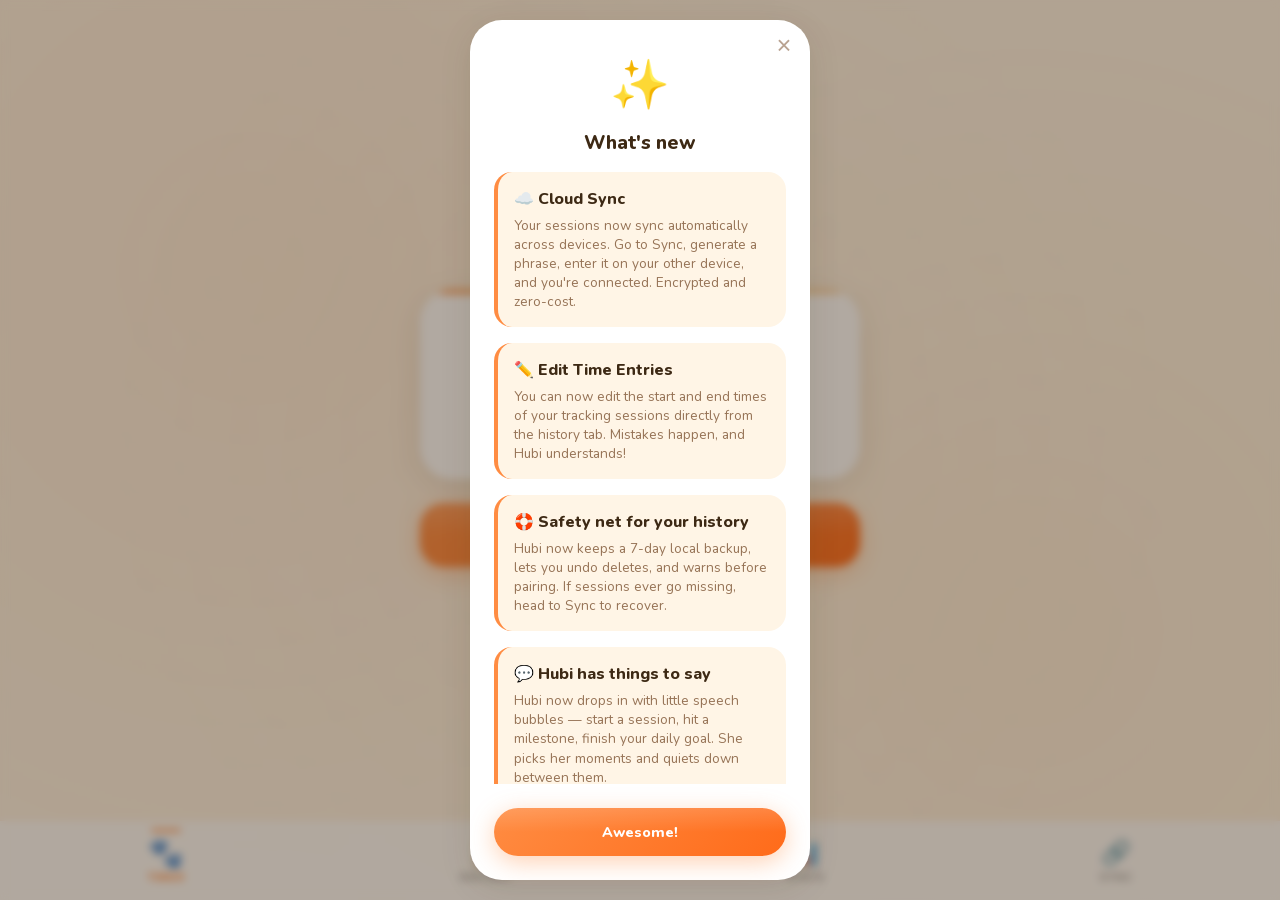
<file: index.html>
<!DOCTYPE html>
<html lang="en">
<head>
    <meta charset="UTF-8">
    <meta name="viewport" content="width=device-width, initial-scale=1.0, viewport-fit=cover">
    <meta name="description" content="Hubi Time Tracker — a playful cat-themed time tracking app. Track your work hours with your favorite orange tabby!">
    <meta name="theme-color" content="#FF8C42">
    <meta name="mobile-web-app-capable" content="yes">
    <meta name="apple-mobile-web-app-capable" content="yes">
    <meta name="apple-mobile-web-app-status-bar-style" content="black-translucent">
    <!-- Open Graph -->
    <meta property="og:type" content="website">
    <meta property="og:url" content="https://hubi.work/">
    <meta property="og:title" content="hubi.work — E2E-encrypted time tracker">
    <meta property="og:description" content="Live PWA. Vanilla JS, zero npm deps. AES-256-GCM sync via Web Crypto, Cloudflare Workers + KV backend, Grafana observability.">
    <meta property="og:image" content="https://hubi.work/assets/og-card.png">
    <meta property="og:image:width" content="1200">
    <meta property="og:image:height" content="630">
    <meta property="og:image:alt" content="hubi.work — E2E-encrypted time tracker (orange tabby cat mascot)">
    <meta name="twitter:card" content="summary_large_image">
    <meta name="twitter:title" content="hubi.work — E2E-encrypted time tracker">
    <meta name="twitter:description" content="Live PWA. Vanilla JS, zero npm deps. AES-256-GCM sync via Web Crypto, Cloudflare Workers + KV backend, Grafana observability.">
    <meta name="twitter:image" content="https://hubi.work/assets/og-card.png">
    <meta http-equiv="Content-Security-Policy" content="default-src 'self'; script-src 'self' 'sha256-kcVPRMHMgcXlh2vuIgCzwqqkrgaK+C8LD0DTWisqdHM='; style-src 'self' 'unsafe-inline'; img-src 'self' blob: data:; media-src 'self'; connect-src 'self' https://sync.hubi.work">
    <title>Hubi Time Tracker 🐱</title>
    <link rel="manifest" href="manifest.json">
    <link rel="icon" type="image/svg+xml" href="assets/favicon.svg">
    <link rel="apple-touch-icon" href="assets/hubi.png">
    <link rel="stylesheet" href="styles.css">
    <link rel="stylesheet" href="pet.css">
</head>
<body>
    <div id="app">
        <!-- Dynamic content rendered by app.js -->
    </div>

    <div id="hubi-zone"></div>

    <!-- Bottom Navigation -->
    <nav id="bottom-nav">
        <button class="nav-btn active" data-page="timer" id="nav-timer">
            <span class="nav-icon">🐾</span>
            <span class="nav-label" data-i18n="navTimer">Timer</span>
        </button>
        <button class="nav-btn" data-page="history" id="nav-history">
            <span class="nav-icon">📋</span>
            <span class="nav-label" data-i18n="navHistory">History</span>
        </button>
        <button class="nav-btn" data-page="stats" id="nav-stats">
            <span class="nav-icon">📊</span>
            <span class="nav-label" data-i18n="navStats">Stats</span>
        </button>
        <button class="nav-btn" data-page="sync" id="nav-sync">
            <span class="nav-icon">🔗</span>
            <span class="nav-label" data-i18n="navSync">Sync</span>
        </button>
    </nav>

    <script src="i18n.js"></script>
    <script src="qrcodegen.js"></script>
    <script src="qr.js"></script>
    <script src="messages.js"></script>
    <script src="app.js"></script>
    <script src="sync.js"></script>
    <script src="pet.js"></script>
    <script>
        if (location.hostname === 'localhost' || location.hostname === '127.0.0.1') {
            const s = document.createElement('script');
            s.src = 'dev.js';
            document.body.appendChild(s);
        }
    </script>
</body>
</html>
</file>
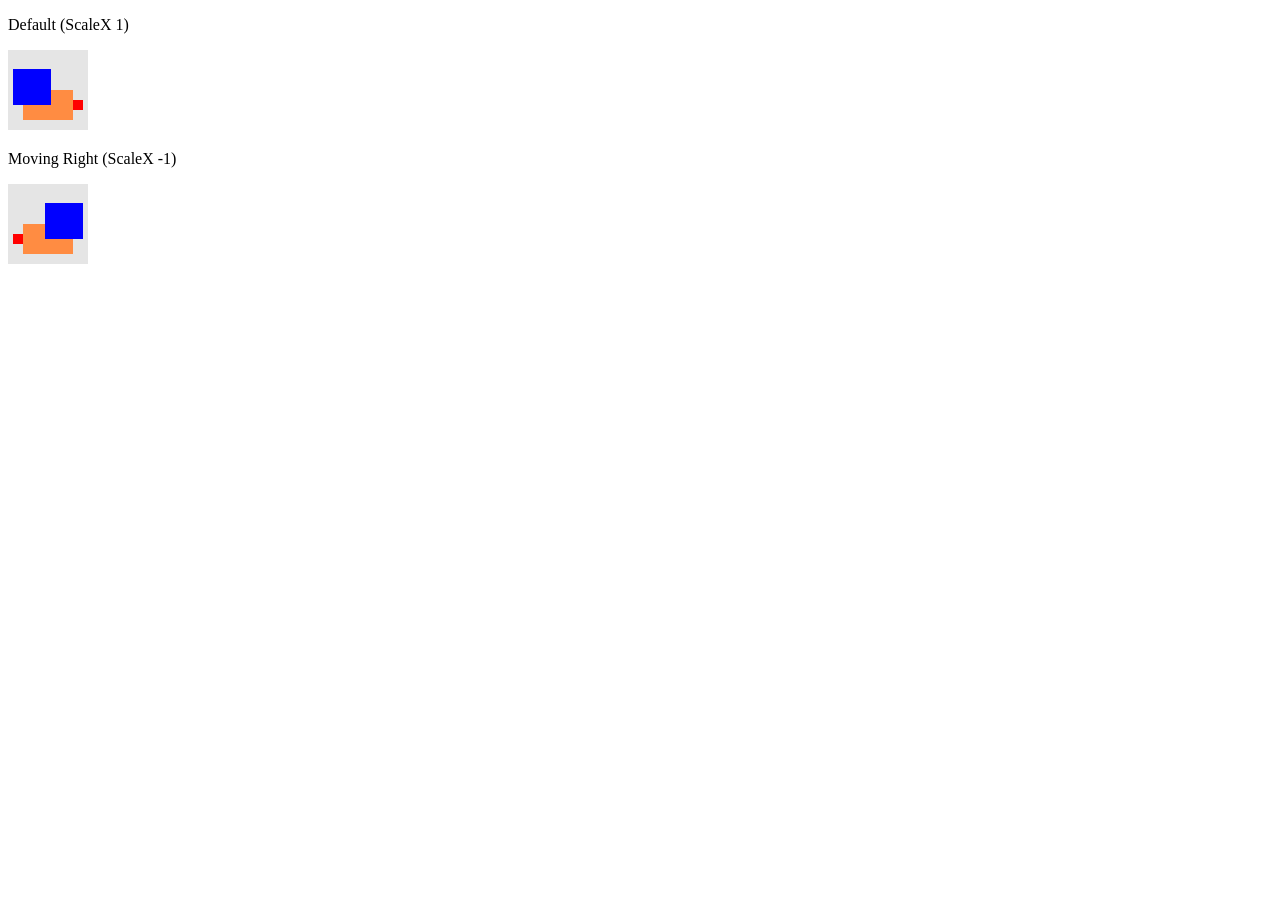
<file: test-flip.html>
<!DOCTYPE html>
<html>
<head>
<style>
.hubi-cat {
    position: relative;
    width: 80px;
    height: 80px;
    display: inline-block;
    --cat-main: #FF8C42;
    --cat-face: transparent;
    transform-origin: center bottom;
    transition: transform 0.3s;
    background: rgba(0,0,0,0.1);
}
.cat-body {
    position: absolute; bottom: 10px; left: 15px; width: 50px; height: 30px; background: var(--cat-main);
}
.cat-head {
    position: absolute; bottom: 15px; left: -10px; width: 38px; height: 36px; background: blue;
}
.cat-tail {
    position: absolute; bottom: 20px; right: 5px; width: 35px; height: 10px; background: red;
}
</style>
</head>
<body>
<p>Default (ScaleX 1)</p>
<div class="hubi-cat" style="transform: scaleX(1)">
  <div class="cat-tail"></div>
  <div class="cat-body">
    <div class="cat-head"></div>
  </div>
</div>
<p>Moving Right (ScaleX -1)</p>
<div class="hubi-cat" style="transform: scaleX(-1)">
  <div class="cat-tail"></div>
  <div class="cat-body">
    <div class="cat-head"></div>
  </div>
</div>
</body>
</html>
</file>
<file: styles.css>
/* ============================================
   HUBI TIME TRACKER — Cat-Themed Styles
   ============================================ */

/* --- Self-hosted Nunito Font --- */
@font-face {
    font-family: 'Nunito';
    font-style: normal;
    font-weight: 400 900;
    font-display: swap;
    src: url(assets/fonts/nunito-latin-ext.woff2) format('woff2');
    unicode-range: U+0100-02BA, U+02BD-02C5, U+02C7-02CC, U+02CE-02D7, U+02DD-02FF, U+0304, U+0308, U+0329, U+1D00-1DBF, U+1E00-1E9F, U+1EF2-1EFF, U+2020, U+20A0-20AB, U+20AD-20C0, U+2113, U+2C60-2C7F, U+A720-A7FF;
}
@font-face {
    font-family: 'Nunito';
    font-style: normal;
    font-weight: 400 900;
    font-display: swap;
    src: url(assets/fonts/nunito-latin.woff2) format('woff2');
    unicode-range: U+0000-00FF, U+0131, U+0152-0153, U+02BB-02BC, U+02C6, U+02DA, U+02DC, U+0304, U+0308, U+0329, U+2000-206F, U+20AC, U+2122, U+2191, U+2193, U+2212, U+2215, U+FEFF, U+FFFD;
}

/* --- CSS Variables / Design Tokens --- */
:root {
    --orange-primary: #FF8C42;
    --orange-secondary: #FFB347;
    --orange-light: #FFD4A3;
    --orange-glow: #FF6B1A;
    --cream: #FFF5E6;
    --cream-dark: #F5E6D0;
    --chocolate: #3D2914;
    --chocolate-light: #5C3D1E;
    --brown-warm: #8B6547;
    --white: #FFFFFF;
    --gray-light: #F0F0F0;
    --gray: #A0A0A0;
    --green-success: #4CAF50;
    --green-light: #81C784;
    --blue-break: #42A5F5;
    --blue-light: #90CAF9;
    --red-danger: #EF5350;
    --red-light: #EF9A9A;

    --font-family: 'Nunito', -apple-system, BlinkMacSystemFont, sans-serif;
    --radius-sm: 12px;
    --radius-md: 18px;
    --radius-lg: 24px;
    --radius-xl: 32px;
    --shadow-soft: 0 4px 20px rgba(61, 41, 20, 0.08);
    --shadow-medium: 0 8px 32px rgba(61, 41, 20, 0.12);
    --shadow-glow: 0 0 40px rgba(255, 140, 66, 0.25);
    --nav-height: 80px;
    --transition-bounce: cubic-bezier(0.34, 1.56, 0.64, 1);
}

/* --- Reset & Base --- */
*, *::before, *::after {
    box-sizing: border-box;
    margin: 0;
    padding: 0;
}

html {
    font-size: 16px;
    -webkit-tap-highlight-color: transparent;
}

body {
    font-family: var(--font-family);
    background: var(--cream);
    color: var(--chocolate);
    min-height: 100vh;
    min-height: 100dvh;
    overflow-x: hidden;
    -webkit-font-smoothing: antialiased;
}

/* Subtle animated background pattern */
body::before {
    content: '';
    position: fixed;
    top: 0;
    left: 0;
    right: 0;
    bottom: 0;
    background:
        radial-gradient(circle at 20% 30%, rgba(255, 140, 66, 0.06) 0%, transparent 50%),
        radial-gradient(circle at 80% 70%, rgba(255, 179, 71, 0.06) 0%, transparent 50%),
        radial-gradient(circle at 50% 50%, rgba(255, 212, 163, 0.04) 0%, transparent 70%);
    pointer-events: none;
    z-index: 0;
}

/* --- App Container --- */
#app {
    position: relative;
    z-index: 1;
    max-width: 480px;
    margin: 0 auto;
    padding: calc(20px + env(safe-area-inset-top, 0px)) 20px calc(var(--nav-height) + 20px);
    min-height: 100vh;
    min-height: 100dvh;
}

/* --- Page Transitions --- */
.page {
    animation: pageIn 0.4s var(--transition-bounce) both;
}

@keyframes pageIn {
    from {
        opacity: 0;
        transform: translateY(20px) scale(0.97);
    }
    to {
        opacity: 1;
        transform: translateY(0) scale(1);
    }
}

/* --- Bottom Navigation --- */
#bottom-nav {
    position: fixed;
    bottom: 0;
    left: 0;
    right: 0;
    height: var(--nav-height);
    background: rgba(255, 255, 255, 0.85);
    backdrop-filter: blur(10px);
    -webkit-backdrop-filter: blur(10px);
    border-top: 1px solid rgba(255, 140, 66, 0.15);
    display: flex;
    justify-content: space-around;
    align-items: center;
    padding: 0 10px;
    padding-bottom: env(safe-area-inset-bottom, 0);
    z-index: 100;
}

.nav-btn {
    display: flex;
    flex-direction: column;
    align-items: center;
    gap: 4px;
    background: none;
    border: none;
    padding: 10px 20px;
    border-radius: var(--radius-md);
    cursor: pointer;
    transition: all 0.3s var(--transition-bounce);
    position: relative;
    -webkit-tap-highlight-color: transparent;
}

.nav-btn .nav-icon {
    font-size: 1.5rem;
    transition: transform 0.3s var(--transition-bounce);
}

.nav-btn .nav-label {
    font-size: 0.7rem;
    font-weight: 700;
    color: var(--gray);
    text-transform: uppercase;
    letter-spacing: 0.5px;
    transition: color 0.3s;
}

.nav-btn.active .nav-label {
    color: var(--orange-primary);
}

.nav-btn.active .nav-icon {
    transform: scale(1.2);
}

.nav-btn.active::before {
    content: '';
    position: absolute;
    top: 0;
    left: 50%;
    transform: translateX(-50%);
    width: 30px;
    height: 3px;
    background: var(--orange-primary);
    border-radius: 0 0 3px 3px;
}

.nav-btn:active {
    transform: scale(0.9);
}

/* --- Header / Mascot Area --- */
.page-header {
    text-align: center;
    margin-bottom: 24px;
}

.mascot-container {
    position: relative;
    display: inline-block;
    margin-bottom: 8px;
}

#mascot-slot {
    width: 80px;
    height: 80px;
}

.mascot-status {
    position: absolute;
    bottom: -4px;
    right: -8px;
    font-size: 1.5rem;
    animation: statusPop 0.4s var(--transition-bounce) both;
}

@keyframes statusPop {
    from { transform: scale(0) rotate(-30deg); }
    to { transform: scale(1) rotate(0deg); }
}

.page-title {
    font-size: 1.6rem;
    font-weight: 900;
    color: var(--chocolate);
    margin-bottom: 4px;
}

.page-subtitle {
    font-size: 0.9rem;
    font-weight: 600;
    color: var(--brown-warm);
    opacity: 0.7;
}

/* --- Slot Machine Dial --- */
.slot-title {
    display: flex;
    align-items: center;
    justify-content: center;
    gap: 0;
    line-height: 1;
}

.slot-prefix, .slot-suffix {
    white-space: nowrap;
}

.slot-machine {
    position: relative;
    display: inline-block;
    height: 108px; /* 3 rows of 36px */
    overflow: hidden;
    cursor: pointer;
    user-select: none;
    -webkit-user-select: none;
    touch-action: none;
    vertical-align: middle;
    -webkit-mask-image: linear-gradient(to bottom, transparent 0%, black 33%, black 66%, transparent 100%);
    mask-image: linear-gradient(to bottom, transparent 0%, black 33%, black 66%, transparent 100%);
}

.slot-viewport {
    display: block;
    height: 100%;
    overflow: hidden;
    padding-top: 36px; /* offset so index 0 sits in the middle row */
}

.slot-reel {
    display: flex;
    flex-direction: column;
    align-items: center;
}

.slot-item {
    display: block;
    height: 36px;
    line-height: 36px;
    white-space: nowrap;
    font-size: inherit;
    font-weight: 900;
    color: var(--brown-warm);
    opacity: 0.3;
    transition: opacity 0.3s ease, color 0.3s ease;
    padding: 0 6px;
    text-align: center;
}

.slot-item-active {
    color: var(--orange-primary);
    opacity: 1;
}

.slot-item-icon {
    margin-right: 2px;
    font-style: normal;
}

/* Fades handled by mask-image on .slot-machine */

/* --- Timer Display --- */
.timer-display {
    background: var(--white);
    border-radius: var(--radius-xl);
    padding: 32px 24px;
    margin: 20px 0;
    text-align: center;
    box-shadow: var(--shadow-medium);
    position: relative;
    overflow: hidden;
}

.timer-display::before {
    content: '';
    position: absolute;
    top: 0;
    left: 0;
    right: 0;
    height: 4px;
    background: linear-gradient(90deg, var(--orange-primary), var(--orange-secondary), var(--orange-light));
}

.timer-display.working::before {
    background: linear-gradient(90deg, var(--green-success), var(--green-light), var(--green-success));
    background-size: 200% 100%;
    animation: shimmer 2s linear infinite;
}

.timer-display.on-break::before {
    background: linear-gradient(90deg, var(--blue-break), var(--blue-light), var(--blue-break));
    background-size: 200% 100%;
    animation: shimmer 3s linear infinite;
}

@keyframes shimmer {
    0% { background-position: 0% center; }
    100% { background-position: -200% center; }
}

.timer-label {
    font-size: 0.85rem;
    font-weight: 700;
    text-transform: uppercase;
    letter-spacing: 1.5px;
    color: var(--gray);
    margin-bottom: 8px;
}

.timer-label.working {
    color: var(--green-success);
}

.timer-label.on-break {
    color: var(--blue-break);
}

.timer-time {
    font-size: 3.5rem;
    font-weight: 900;
    color: var(--chocolate);
    letter-spacing: 2px;
    font-variant-numeric: tabular-nums;
    line-height: 1;
    margin-bottom: 8px;
}

.timer-date {
    font-size: 0.8rem;
    font-weight: 600;
    color: var(--brown-warm);
    opacity: 0.6;
}

.timer-breakdown {
    display: flex;
    justify-content: center;
    gap: 24px;
    margin-top: 16px;
    padding-top: 16px;
    border-top: 1px solid var(--cream-dark);
}

.breakdown-item {
    text-align: center;
}

.breakdown-label {
    font-size: 0.7rem;
    font-weight: 700;
    text-transform: uppercase;
    letter-spacing: 1px;
    color: var(--gray);
    margin-bottom: 2px;
}

.breakdown-value {
    font-size: 1.1rem;
    font-weight: 800;
    color: var(--chocolate);
    font-variant-numeric: tabular-nums;
}

/* --- Action Buttons --- */
.actions {
    display: flex;
    flex-direction: column;
    gap: 12px;
    margin-top: 24px;
}

.btn {
    display: flex;
    align-items: center;
    justify-content: center;
    gap: 10px;
    padding: 18px 24px;
    border: none;
    border-radius: var(--radius-lg);
    font-family: var(--font-family);
    font-size: 1rem;
    font-weight: 800;
    cursor: pointer;
    transition: all 0.3s var(--transition-bounce);
    position: relative;
    overflow: hidden;
    -webkit-tap-highlight-color: transparent;
}

.btn::after {
    content: '';
    position: absolute;
    inset: 0;
    background: linear-gradient(180deg, rgba(255,255,255,0.15) 0%, transparent 50%);
    pointer-events: none;
}

.btn:active {
    transform: scale(0.95);
}

.btn-start {
    background: linear-gradient(135deg, var(--orange-primary), var(--orange-glow));
    color: white;
    box-shadow: 0 6px 24px rgba(255, 140, 66, 0.4);
}

.btn-start:hover {
    box-shadow: 0 8px 32px rgba(255, 140, 66, 0.5);
    transform: translateY(-2px);
}

.btn-break {
    background: linear-gradient(135deg, var(--blue-break), #1E88E5);
    color: white;
    box-shadow: 0 6px 24px rgba(66, 165, 245, 0.3);
}

.btn-break:hover {
    box-shadow: 0 8px 32px rgba(66, 165, 245, 0.4);
    transform: translateY(-2px);
}

.btn-resume {
    background: linear-gradient(135deg, var(--green-success), #388E3C);
    color: white;
    box-shadow: 0 6px 24px rgba(76, 175, 80, 0.3);
}

.btn-resume:hover {
    box-shadow: 0 8px 32px rgba(76, 175, 80, 0.4);
    transform: translateY(-2px);
}

.btn-finish {
    background: linear-gradient(135deg, var(--red-danger), #D32F2F);
    color: white;
    box-shadow: 0 6px 24px rgba(239, 83, 80, 0.3);
}

.btn-finish:hover {
    box-shadow: 0 8px 32px rgba(239, 83, 80, 0.4);
    transform: translateY(-2px);
}

.btn-secondary {
    background: var(--white);
    color: var(--chocolate);
    box-shadow: var(--shadow-soft);
    border: 2px solid var(--cream-dark);
}

.btn-secondary:hover {
    border-color: var(--orange-secondary);
    transform: translateY(-2px);
}

.btn-icon {
    font-size: 1.3rem;
}

.btn-row {
    display: flex;
    gap: 12px;
}

.btn-row .btn {
    flex: 1;
}

/* --- Cards --- */
.card {
    background: var(--white);
    border-radius: var(--radius-lg);
    padding: 20px;
    margin-bottom: 12px;
    box-shadow: var(--shadow-soft);
    transition: all 0.3s;
    position: relative;
    overflow: hidden;
}

.card:hover {
    box-shadow: var(--shadow-medium);
}

.card-header {
    display: flex;
    justify-content: space-between;
    align-items: center;
    margin-bottom: 12px;
    padding-right: 64px; /* Space for the absolute delete and edit buttons */
}

.card-title {
    font-size: 1rem;
    font-weight: 800;
    color: var(--chocolate);
}

.card-date {
    font-size: 0.8rem;
    font-weight: 600;
    color: var(--brown-warm);
    opacity: 0.7;
}

.card-body {
    display: flex;
    gap: 16px;
}

.card-stat {
    flex: 1;
    text-align: center;
    padding: 8px;
    background: var(--cream);
    border-radius: var(--radius-sm);
}

.card-stat-label {
    font-size: 0.65rem;
    font-weight: 700;
    text-transform: uppercase;
    letter-spacing: 1px;
    color: var(--gray);
    margin-bottom: 2px;
}

.card-stat-value {
    font-size: 1rem;
    font-weight: 800;
    color: var(--chocolate);
}

.card-stat-value.work {
    color: var(--green-success);
}

.card-stat-value.break-val {
    color: var(--blue-break);
}

.card-delete, .card-edit {
    position: absolute;
    top: 12px;
    width: 32px;
    height: 32px;
    border-radius: 50%;
    border: none;
    background: var(--cream);
    display: flex;
    align-items: center;
    justify-content: center;
    cursor: pointer;
    transition: all 0.3s;
    opacity: 0.5;
}

.card-delete {
    right: 12px;
    color: var(--red-danger);
    font-size: 1rem;
}

.card-edit {
    right: 48px;
    color: var(--orange-primary);
    font-size: 0.9rem;
}

@media (hover: hover) {
    .card-delete, .card-edit {
        opacity: 0;
    }
    .card:hover .card-delete, .card:hover .card-edit {
        opacity: 1;
    }
}

.card-delete:active {
    transform: scale(0.85);
    background: var(--red-light);
}

.card-edit:active {
    transform: scale(0.85);
    background: var(--orange-light);
}

/* Edit Form */
.time-picker-group {
    display: flex;
    flex-direction: column;
    flex: 1;
}

.time-picker-group label {
    font-size: 0.7rem;
    font-weight: 700;
    text-transform: uppercase;
    color: var(--gray);
    margin-bottom: 4px;
}

.task-select {
    border: 2px solid var(--cream-dark);
    border-radius: var(--radius-sm);
    background: var(--white);
    padding: 0 10px;
    height: 44px;
    width: 100%;
    font-family: var(--font-family);
    font-size: 0.95rem;
    font-weight: 700;
    color: var(--chocolate);
    cursor: pointer;
    -webkit-appearance: none;
    appearance: none;
    background-image: url("data:image/svg+xml,%3Csvg xmlns='http://www.w3.org/2000/svg' width='12' height='12' viewBox='0 0 12 12'%3E%3Cpath d='M6 8L1 3h10z' fill='%238B6547'/%3E%3C/svg%3E");
    background-repeat: no-repeat;
    background-position: right 12px center;
}

.native-time-picker {
    display: block;
    text-align: left;
    border: 2px solid var(--cream-dark);
    border-radius: var(--radius-sm);
    background: var(--white);
    transition: border-color 0.3s;
    padding: 0 10px;
    height: 44px;
    width: 100%;
    box-sizing: border-box;
    font-family: var(--font-family);
    font-size: 1rem;
    font-weight: 600;
    color: var(--chocolate);
    outline: none;
    cursor: pointer;
}

.native-time-picker:focus,
.native-time-picker:focus-within {
    border-color: var(--orange-primary);
}

/* Watch Picker Modal */
.watch-picker-modal {
    padding: 24px;
    max-width: 320px;
    overflow: hidden;
    animation: dialogIn 0.3s var(--transition-bounce) both;
}

.wp-header {
    background: var(--orange-primary);
    color: white;
    padding: 16px;
    margin: -32px -24px 16px -24px;
    text-align: left;
    display: flex;
    justify-content: space-between;
    align-items: center;
}

.wp-time-display {
    font-size: 2.5rem;
    font-weight: 800;
    letter-spacing: 2px;
}

.wp-segment {
    cursor: pointer;
    transition: opacity 0.2s;
}

.wp-segment-active {
    opacity: 1;
}

.wp-segment-dim {
    opacity: 0.6;
}

.wp-ampm-switch {
    display: flex;
    flex-direction: column;
    gap: 4px;
    font-weight: 700;
    font-size: 0.9rem;
}

.wp-ampm-btn {
    background: none;
    border: none;
    color: white;
    cursor: pointer;
    font-weight: 700;
    font-size: 0.9rem;
}

.wp-ampm-active {
    opacity: 1;
}

.wp-ampm-dim {
    opacity: 0.5;
}

.wp-body {
    display: flex;
    justify-content: center;
    align-items: center;
    padding: 16px 0;
}

.wp-dial-container {
    position: relative;
    width: 220px;
    height: 220px;
    border-radius: 50%;
    background: var(--cream);
    margin: 0 auto;
    user-select: none;
    touch-action: none;
}

.wp-center-dot {
    position: absolute;
    width: 6px;
    height: 6px;
    background: var(--orange-primary);
    border-radius: 50%;
    top: 50%;
    left: 50%;
    transform: translate(-50%, -50%);
    z-index: 10;
}

.wp-hand {
    position: absolute;
    width: 2px;
    background: var(--orange-primary);
    bottom: 50%;
    left: calc(50% - 1px);
    transform-origin: bottom center;
    z-index: 5;
    transition: transform 0.15s ease-out;
    pointer-events: none;
}

.wp-numbers {
    position: absolute;
    inset: 0;
}

.wp-number {
    position: absolute;
    width: 30px;
    height: 30px;
    border-radius: 50%;
    display: flex;
    align-items: center;
    justify-content: center;
    font-weight: 700;
    color: var(--chocolate);
    background: transparent;
    cursor: pointer;
    transition: background 0.2s;
    transform: translate(-50%, -50%);
}

.wp-number-inner {
    font-size: 0.8rem;
}

.wp-number-outer {
    font-size: 0.9rem;
}

.wp-number-active {
    color: white;
    background: var(--orange-primary);
}

@media (hover: hover) {
    .wp-number:not(.wp-number-active):hover {
        background: var(--cream-dark);
    }
}

.wp-actions {
    margin-top: 24px;
    justify-content: flex-end;
}

.wp-action-btn {
    padding: 10px 16px;
    font-size: 0.9rem;
    flex: none;
}

/* Edit Card */
.edit-card .card-header {
    padding-right: 0;
}

.card-actions {
    margin-top: 15px;
    display: flex;
    gap: 10px;
}

.card-action-btn {
    padding: 10px;
    font-size: 0.85rem;
}

.card-action-btn-save {
    flex: 1;
}

/* --- Empty State --- */
.empty-state {
    text-align: center;
    padding: 60px 20px;
}

.empty-state-emoji {
    font-size: 4rem;
    margin-bottom: 16px;
    animation: gentleBounce 2s ease-in-out infinite;
}

@keyframes gentleBounce {
    0%, 100% { transform: translateY(0); }
    50% { transform: translateY(-8px); }
}

.empty-state-text {
    font-size: 1.1rem;
    font-weight: 700;
    color: var(--brown-warm);
    opacity: 0.7;
}

.empty-state-sub {
    font-size: 0.85rem;
    font-weight: 600;
    color: var(--gray);
    margin-top: 4px;
}

/* --- Statistics --- */
.stats-grid {
    display: grid;
    grid-template-columns: 1fr 1fr;
    gap: 12px;
    margin-bottom: 24px;
}

.stat-card {
    background: var(--white);
    border-radius: var(--radius-lg);
    padding: 20px 16px;
    text-align: center;
    box-shadow: var(--shadow-soft);
    transition: all 0.3s;
}

.stat-card:hover {
    transform: translateY(-2px);
    box-shadow: var(--shadow-medium);
}

.stat-card-icon {
    font-size: 1.8rem;
    margin-bottom: 8px;
}

.stat-card-value {
    font-size: 1.5rem;
    font-weight: 900;
    color: var(--chocolate);
    margin-bottom: 2px;
}

.stat-card-label {
    font-size: 0.7rem;
    font-weight: 700;
    text-transform: uppercase;
    letter-spacing: 1px;
    color: var(--gray);
}

/* --- Bar Chart --- */
.chart-container {
    background: var(--white);
    border-radius: var(--radius-lg);
    padding: 24px 20px;
    box-shadow: var(--shadow-soft);
    margin-bottom: 20px;
}

.chart-title {
    font-size: 1rem;
    font-weight: 800;
    color: var(--chocolate);
    margin-bottom: 20px;
}

.chart-bars {
    display: flex;
    align-items: flex-end;
    justify-content: space-between;
    height: 160px;
    gap: 8px;
    padding-bottom: 28px;
    position: relative;
}

.chart-bars::after {
    content: '';
    position: absolute;
    bottom: 24px;
    left: 0;
    right: 0;
    height: 1px;
    background: var(--cream-dark);
}

.chart-bar-group {
    flex: 1;
    display: flex;
    flex-direction: column;
    align-items: center;
    gap: 4px;
    position: relative;
}

.chart-bar {
    width: 100%;
    max-width: 36px;
    border-radius: 8px 8px 2px 2px;
    min-height: 4px;
    transition: height 0.6s var(--transition-bounce);
    position: relative;
}

.chart-bar.work-bar {
    background: linear-gradient(180deg, var(--orange-primary), var(--orange-secondary));
}

.chart-bar.break-bar {
    background: linear-gradient(180deg, var(--blue-break), var(--blue-light));
    opacity: 0.6;
}

.chart-bar-label {
    position: absolute;
    bottom: -22px;
    left: 50%;
    transform: translateX(-50%);
    font-size: 0.65rem;
    font-weight: 700;
    color: var(--gray);
    white-space: nowrap;
}

/* --- Task Breakdown --- */
.task-breakdown-row {
    display: flex;
    align-items: center;
    gap: 10px;
    margin-bottom: 10px;
}

.task-breakdown-row:last-child {
    margin-bottom: 0;
}

.task-breakdown-label {
    display: flex;
    align-items: center;
    gap: 6px;
    min-width: 90px;
    flex-shrink: 0;
}

.task-breakdown-icon {
    font-size: 1rem;
}

.task-breakdown-name {
    font-size: 0.75rem;
    font-weight: 700;
    color: var(--chocolate);
    white-space: nowrap;
}

.task-breakdown-bar-wrap {
    flex: 1;
    height: 10px;
    background: var(--cream);
    border-radius: 5px;
    overflow: hidden;
}

.task-breakdown-bar {
    height: 100%;
    border-radius: 5px;
    transition: width 0.6s var(--transition-bounce);
}

.task-breakdown-value {
    font-size: 0.75rem;
    font-weight: 800;
    color: var(--chocolate);
    min-width: 70px;
    text-align: right;
    white-space: nowrap;
}

.task-breakdown-pct {
    font-weight: 600;
    color: var(--gray);
    font-size: 0.65rem;
}

/* --- Hubi Insight --- */
.hubi-insight {
    background: linear-gradient(135deg, var(--orange-primary), var(--orange-secondary));
    border-radius: var(--radius-lg);
    padding: 20px;
    color: white;
    display: flex;
    align-items: center;
    gap: 16px;
    margin-bottom: 20px;
    box-shadow: 0 6px 24px rgba(255, 140, 66, 0.3);
}

.hubi-insight-img {
    width: 56px;
    height: 56px;
    object-fit: contain;
    filter: drop-shadow(0 2px 8px rgba(0,0,0,0.15));
    flex-shrink: 0;
}

.hubi-insight-text {
    font-size: 0.9rem;
    font-weight: 700;
    line-height: 1.4;
}

/* --- Section Title --- */
.section-title {
    font-size: 0.8rem;
    font-weight: 800;
    text-transform: uppercase;
    letter-spacing: 1.5px;
    color: var(--brown-warm);
    opacity: 0.6;
    margin-bottom: 12px;
    margin-top: 24px;
}

/* --- Period Toggle --- */
.period-toggle {
    display: flex;
    background: var(--white);
    border-radius: var(--radius-md);
    padding: 4px;
    box-shadow: var(--shadow-soft);
    margin-bottom: 20px;
}

.period-btn {
    flex: 1;
    padding: 10px 16px;
    border: none;
    border-radius: calc(var(--radius-md) - 4px);
    background: transparent;
    font-family: var(--font-family);
    font-size: 0.8rem;
    font-weight: 700;
    color: var(--gray);
    cursor: pointer;
    transition: all 0.3s;
}

.period-btn.active {
    background: var(--orange-primary);
    color: white;
    box-shadow: 0 2px 12px rgba(255, 140, 66, 0.3);
}

/* --- Paw Print Decorations --- */
.paw-prints {
    position: fixed;
    bottom: calc(var(--nav-height) + 10px);
    right: 20px;
    opacity: 0.08;
    font-size: 2rem;
    pointer-events: none;
    z-index: 0;
}

/* --- Toast Notification --- */
.toast {
    position: fixed;
    top: 20px;
    left: 50%;
    transform: translateX(-50%) translateY(-100px);
    background: var(--chocolate);
    color: white;
    padding: 14px 24px;
    border-radius: var(--radius-md);
    font-weight: 700;
    font-size: 0.9rem;
    z-index: 200;
    box-shadow: var(--shadow-medium);
    transition: transform 0.4s var(--transition-bounce);
    max-width: 90%;
    text-align: center;
}

.toast.visible {
    transform: translateX(-50%) translateY(0);
}

.toast-action {
    display: inline-flex;
    align-items: center;
    gap: 14px;
    padding: 10px 12px 10px 18px;
}

.toast-action .toast-message {
    line-height: 1.2;
}

.toast-action-btn {
    background: var(--orange-primary);
    color: white;
    border: none;
    border-radius: var(--radius-sm, 10px);
    padding: 8px 14px;
    font-weight: 800;
    font-size: 0.85rem;
    cursor: pointer;
    font-family: inherit;
}

.toast-action-btn:active {
    transform: scale(0.96);
}

/* --- App Banner --- */
.app-banner {
    position: fixed;
    left: 12px;
    right: 12px;
    top: 12px;
    z-index: 250;
    background: var(--cream);
    color: var(--chocolate);
    border: 2px solid var(--orange-primary);
    border-radius: var(--radius-md);
    padding: 14px 16px;
    box-shadow: var(--shadow-medium);
    display: flex;
    flex-direction: column;
    gap: 10px;
    max-width: 480px;
    margin: 0 auto;
}

.app-banner-msg {
    font-weight: 600;
    font-size: 0.92rem;
    line-height: 1.3;
}

.app-banner-actions {
    display: flex;
    gap: 8px;
    justify-content: flex-end;
}

.app-banner-btn {
    padding: 8px 14px;
    font-size: 0.85rem;
}

/* --- Sync nudge & recover list --- */
.sync-nudge {
    background: var(--cream-dark);
    border-radius: var(--radius-md);
    padding: 14px 16px;
    margin-bottom: 16px;
    display: flex;
    flex-direction: column;
    gap: 10px;
}

.sync-nudge-msg {
    font-weight: 600;
    font-size: 0.92rem;
}

.sync-nudge-actions {
    display: flex;
    gap: 8px;
    justify-content: flex-end;
}

.recover-list {
    display: flex;
    flex-direction: column;
    gap: 8px;
    margin-top: 12px;
}

.recover-row {
    display: flex;
    align-items: center;
    justify-content: space-between;
    background: var(--cream-dark);
    border-radius: var(--radius-md);
    padding: 12px 14px;
    gap: 12px;
}

.recover-row-info {
    display: flex;
    flex-direction: column;
    gap: 2px;
}

.recover-row-date {
    font-weight: 700;
    font-size: 0.95rem;
}

.recover-row-count {
    font-size: 0.85rem;
    opacity: 0.7;
}

.recover-row-btn {
    padding: 8px 14px;
    font-size: 0.85rem;
}

/* --- Confirm Dialog --- */
.dialog-overlay {
    position: fixed;
    inset: 0;
    background: rgba(61, 41, 20, 0.4);
    backdrop-filter: blur(4px);
    -webkit-backdrop-filter: blur(4px);
    z-index: 300;
    display: flex;
    align-items: center;
    justify-content: center;
    padding: 20px;
    animation: fadeIn 0.2s ease both;
}

@keyframes fadeIn {
    from { opacity: 0; }
    to { opacity: 1; }
}

.dialog {
    background: var(--white);
    border-radius: var(--radius-xl);
    padding: 32px 24px 24px;
    max-width: 340px;
    width: 100%;
    max-height: calc(100dvh - 40px);
    text-align: center;
    box-shadow: var(--shadow-medium);
    animation: dialogIn 0.3s var(--transition-bounce) both;
    display: flex;
    flex-direction: column;
    position: relative;
}

.dialog-close {
    position: absolute;
    top: 8px;
    right: 8px;
    width: 36px;
    height: 36px;
    border: none;
    background: transparent;
    color: var(--brown-warm);
    font-size: 1.6rem;
    line-height: 1;
    cursor: pointer;
    border-radius: 50%;
    display: flex;
    align-items: center;
    justify-content: center;
    padding: 0;
    opacity: 0.6;
    transition: opacity 0.15s, background 0.15s;
}

.dialog-close:hover,
.dialog-close:focus-visible {
    opacity: 1;
    background: var(--cream);
    outline: none;
}

@keyframes dialogIn {
    from {
        opacity: 0;
        transform: scale(0.9) translateY(20px);
    }
    to {
        opacity: 1;
        transform: scale(1) translateY(0);
    }
}

.dialog-emoji {
    font-size: 3rem;
    margin-bottom: 12px;
}

.dialog-title {
    font-size: 1.2rem;
    font-weight: 800;
    color: var(--chocolate);
    margin-bottom: 8px;
}

.dialog-text {
    font-size: 0.9rem;
    font-weight: 600;
    color: var(--brown-warm);
    opacity: 0.7;
    margin-bottom: 20px;
    line-height: 1.4;
}

.dialog-actions {
    display: flex;
    gap: 10px;
    flex-shrink: 0;
}

.dialog-actions .btn {
    flex: 1;
    padding: 14px 16px;
    font-size: 0.9rem;
}

/* --- Changelog --- */
.changelog-dialog {
    text-align: left;
}

.changelog-dialog .dialog-emoji {
    text-align: center;
}

.changelog-dialog .dialog-title {
    text-align: center;
    margin-bottom: 16px;
}

.changelog-list {
    display: flex;
    flex-direction: column;
    gap: 16px;
    margin-bottom: 24px;
    overflow-y: auto;
    -webkit-overflow-scrolling: touch;
    min-height: 0;
    flex: 1 1 auto;
}

.changelog-item {
    background: var(--cream);
    padding: 16px;
    border-radius: var(--radius-md);
    border-left: 4px solid var(--orange-primary);
}

.changelog-title {
    font-weight: 800;
    color: var(--chocolate);
    margin-bottom: 6px;
    font-size: 1rem;
}

.changelog-desc {
    font-size: 0.85rem;
    color: var(--brown-warm);
    line-height: 1.4;
    opacity: 0.9;
}

/* --- Filter Bar --- */
.filter-bar {
    display: flex;
    align-items: center;
    gap: 8px;
    margin-bottom: 16px;
}

.filter-date-wrap {
    flex: 1;
    position: relative;
}

.filter-date-btn {
    width: 100%;
    padding: 10px 14px;
    border: 2px solid var(--cream-dark);
    border-radius: var(--radius-sm);
    font-family: var(--font-family);
    font-size: 0.85rem;
    font-weight: 600;
    color: var(--chocolate);
    background: var(--white);
    outline: none;
    cursor: pointer;
    text-align: left;
    transition: border-color 0.3s;
}

.filter-date-btn:focus,
.filter-date-btn:active {
    border-color: var(--orange-primary);
}

.filter-date-hidden {
    position: absolute;
    opacity: 0;
    width: 0;
    height: 0;
    pointer-events: none;
}


.filter-clear {
    padding: 10px 14px;
    border: 2px solid var(--cream-dark);
    border-radius: var(--radius-sm);
    background: var(--white);
    color: var(--gray);
    font-family: var(--font-family);
    font-size: 0.85rem;
    font-weight: 700;
    cursor: pointer;
    transition: all 0.3s;
}

.filter-clear:hover {
    border-color: var(--orange-primary);
    color: var(--orange-primary);
}

/* --- Scrollbar styling --- */
::-webkit-scrollbar {
    width: 4px;
}

::-webkit-scrollbar-track {
    background: transparent;
}

::-webkit-scrollbar-thumb {
    background: var(--orange-light);
    border-radius: 4px;
}

/* --- Responsive --- */
@media (min-width: 481px) {
    #app {
        padding-top: 40px;
    }

    .timer-time {
        font-size: 4.5rem;
    }
}

/* --- Session Complete Summary --- */
.summary-card {
    background: var(--white);
    border-radius: var(--radius-xl);
    padding: 32px 24px;
    text-align: center;
    box-shadow: var(--shadow-medium);
    margin: 20px 0;
}

.summary-emoji {
    font-size: 4rem;
    margin-bottom: 12px;
    animation: gentleBounce 2s ease-in-out infinite;
}

.summary-title {
    font-size: 1.3rem;
    font-weight: 900;
    color: var(--chocolate);
    margin-bottom: 4px;
}

.summary-task {
    font-size: 0.85rem;
    font-weight: 700;
    color: var(--brown-warm);
    text-transform: uppercase;
    letter-spacing: 0.04em;
    margin-bottom: 16px;
    opacity: 0.7;
}

.summary-stats {
    display: flex;
    gap: 16px;
    margin-bottom: 20px;
}

.summary-stat {
    flex: 1;
    padding: 12px;
    background: var(--cream);
    border-radius: var(--radius-md);
}

.summary-stat-label {
    font-size: 0.65rem;
    font-weight: 700;
    text-transform: uppercase;
    letter-spacing: 1px;
    color: var(--gray);
    margin-bottom: 4px;
}

.summary-stat-value {
    font-size: 1.3rem;
    font-weight: 900;
    color: var(--chocolate);
}

/* --- Hubi Virtual Pet --- */
#hubi-pet {
    position: fixed;
    top: 0;
    left: 0;
    /* Behind the app card (z:1) so she never paints on top of UI elements.
       Safe-zone logic keeps her around the card, not over it. The speech
       bubble lives in its own body-level layer (#hubi-speech) so it can
       still appear in front of the UI without dragging the cat with it. */
    z-index: 0;
    pointer-events: none;
    cursor: pointer;
    will-change: transform;
}

/* Speech bubble — lifted out of the cat container into its own layer
   so it can render above the app card while the cat stays behind it.
   Width/height are set in JS to match the sprite's actual rendered rect. */
#hubi-speech {
    position: fixed;
    top: 0;
    left: 0;
    /* Above app card (1) and below bottom-nav (100). */
    z-index: 60;
    pointer-events: none;
    will-change: transform;
}

#hubi-pet-sprite {
    width: 60px;
    height: 60px;
    object-fit: contain;
    filter: drop-shadow(0 4px 8px rgba(61, 41, 20, 0.2));
    pointer-events: auto;
    cursor: pointer;
}

/* Pet States Animation */
#hubi-pet.walking #hubi-pet-sprite, #hubi-pet.chasing #hubi-pet-sprite {
    animation: petWalk 0.3s alternate infinite ease-in-out;
}

#hubi-pet.sleeping #hubi-pet-sprite {
    animation: petSleep 3s infinite ease-in-out;
}

#hubi-pet.eating #hubi-pet-sprite {
    animation: petEat 1s infinite alternate ease-in-out;
    transform-origin: bottom left;
}

@keyframes petWalk {
    0% { transform: translateY(0px) rotate(-3deg); }
    100% { transform: translateY(-4px) rotate(3deg); }
}

@keyframes petSleep {
    0%, 100% { transform: scaleY(1) translateY(0); }
    50% { transform: scaleY(0.95) translateY(2px); }
}

@keyframes petEat {
    0%, 100% { transform: rotate(-5deg); }
    50% { transform: rotate(15deg) translateY(4px); }
}

/* Pet Props (food, zzz, toy) */
.pet-prop {
    position: absolute;
    font-size: 1.5rem;
    opacity: 0;
    transition: opacity 0.3s;
}

#hubi-pet.sleeping .prop-zzz {
    opacity: 1;
    top: -20px;
    right: -10px;
    animation: floatZzz 3s linear infinite;
}

#hubi-pet.eating .prop-fish {
    opacity: 1;
    bottom: -5px;
    left: -20px;
}

#hubi-pet.chasing .prop-toy {
    opacity: 1;
    bottom: 5px;
    left: -35px;
    animation: rollToy 0.5s linear infinite;
}

@keyframes floatZzz {
    0% { transform: translate(0, 0) scale(0.5); opacity: 0; }
    20% { opacity: 0.8; }
    80% { opacity: 0.8; transform: translate(15px, -30px) scale(1.2); }
    100% { transform: translate(20px, -45px) scale(1.5); opacity: 0; }
}

@keyframes rollToy {
    0% { transform: rotate(0deg); }
    100% { transform: rotate(-360deg); }
}

/* --- PETTED state --- */
#hubi-pet.petted #hubi-pet-sprite {
    animation: petBounce 0.4s ease-in-out 3;
}

#hubi-pet.petted .prop-heart {
    opacity: 1;
    top: -25px;
    left: 20px;
    animation: floatHeart 1.6s ease-out forwards;
}

@keyframes petBounce {
    0%, 100% { transform: translateY(0); }
    50% { transform: translateY(-8px); }
}

@keyframes floatHeart {
    0% { transform: translate(0, 0) scale(0.3); opacity: 0; }
    15% { opacity: 1; transform: translate(0, -5px) scale(1); }
    70% { opacity: 0.8; transform: translate(5px, -25px) scale(1.1); }
    100% { transform: translate(8px, -40px) scale(0.6); opacity: 0; }
}

.prop-heart {
    color: #ff4466;
    font-size: 1.2rem;
}

/* --- SPEECH BUBBLE (motivational messages) --- */
.speech-bubble {
    position: absolute;
    left: 30px;
    bottom: 60px;
    width: max-content;
    max-width: 220px;
    padding: 8px 12px;
    background: var(--cream, #FFF5E6);
    color: var(--chocolate, #3D2914);
    border: 2px solid var(--orange-primary, #FF8C42);
    border-radius: 14px;
    font-size: 0.78rem;
    font-weight: 600;
    line-height: 1.3;
    box-shadow: 0 4px 12px rgba(61, 41, 20, 0.18);
    opacity: 0;
    transform: translateY(6px) scale(0.85);
    transform-origin: bottom left;
    transition: opacity 0.35s ease, transform 0.35s cubic-bezier(0.34, 1.56, 0.64, 1);
    pointer-events: none;
    white-space: normal;
    word-break: normal;
    overflow-wrap: break-word;
    hyphens: none;
    z-index: 5;
}

.speech-bubble.left {
    left: auto;
    right: 30px;
    transform-origin: bottom right;
}

/* Vertical flip: bubble appears below the head when there's no room above */
.speech-bubble.below {
    bottom: auto;
    top: 60px;
    transform-origin: top left;
}
.speech-bubble.below.left {
    transform-origin: top right;
}

/* Tail of the speech bubble — small triangle pointing down toward Hubi's head */
.speech-bubble::before,
.speech-bubble::after {
    content: '';
    position: absolute;
    bottom: -8px;
    left: 14px;
    width: 0;
    height: 0;
    border-left: 7px solid transparent;
    border-right: 7px solid transparent;
    border-top: 8px solid var(--orange-primary, #FF8C42);
}
.speech-bubble::after {
    bottom: -5px;
    border-top-color: var(--cream, #FFF5E6);
}
.speech-bubble.left::before,
.speech-bubble.left::after {
    left: auto;
    right: 14px;
}

/* Below-flip: tail flips to the top edge and points up at the head */
.speech-bubble.below::before,
.speech-bubble.below::after {
    bottom: auto;
    top: -8px;
    border-top: none;
    border-bottom: 8px solid var(--orange-primary, #FF8C42);
}
.speech-bubble.below::after {
    top: -5px;
    border-bottom-color: var(--cream, #FFF5E6);
}

.speech-bubble.visible {
    opacity: 1;
    transform: translateY(0) scale(1);
}

/* --- NEW PET PROPS --- */
#hubi-pet.butterfly .prop-butterfly {
    opacity: 1;
    top: -30px;
    left: 20px;
    animation: butterflyFlight 4s infinite ease-in-out;
}

#hubi-pet.hunting .prop-mouse {
    opacity: 1;
    bottom: -5px;
    left: -40px;
    animation: mouseScurry 2s infinite ease-in-out;
}

#hubi-pet.box .prop-box {
    opacity: 1;
    bottom: -15px;
    left: -10px;
    font-size: 3.6rem;
    z-index: 5;
}

#hubi-pet.productive .prop-laptop {
    opacity: 1;
    bottom: -10px;
    left: -25px;
    font-size: 1.8rem;
    z-index: 6;
}

#hubi-pet.productive .prop-glasses {
    opacity: 1;
    position: absolute;
    top: 8px;
    left: 50%;
    transform: translateX(-50%) scaleX(1.4);
    font-size: 1.3rem;
    z-index: 10;
}

@keyframes butterflyFlight {
    0%, 100% { transform: translate(0, 0) rotate(0deg); }
    25% { transform: translate(30px, -20px) rotate(20deg); }
    50% { transform: translate(10px, -40px) rotate(-10deg); }
    75% { transform: translate(-20px, -15px) rotate(15deg); }
}

@keyframes mouseScurry {
    0%, 100% { transform: translateX(0); }
    20%, 80% { transform: translateX(-5px); }
    40%, 60% { transform: translateX(10px); }
}

/* --- Body-attached props (inside sprite parts) --- */
.body-prop {
    position: absolute;
    opacity: 0;
    transition: opacity 0.3s;
    pointer-events: none;
}

/* -- Chef hat (kochen) -- toque between ears */
.prop-chef-hat {
    bottom: 100%;
    left: 50%;
    transform: translateX(-50%);
    width: 22px;
    height: 18px;
    background: white;
    border-radius: 10px 10px 2px 2px;
    border: 1.5px solid #e0e0e0;
    z-index: -2;
}
/* Hat brim */
.prop-chef-hat::before {
    content: '';
    position: absolute;
    bottom: -2px;
    left: -3px;
    right: -3px;
    height: 5px;
    background: white;
    border-radius: 2px;
    border: 1.5px solid #e0e0e0;
}
/* Puffy top */
.prop-chef-hat::after {
    content: '';
    position: absolute;
    top: -4px;
    left: 50%;
    transform: translateX(-50%);
    width: 18px;
    height: 10px;
    background: white;
    border-radius: 50%;
    border: 1.5px solid #e8e8e8;
    border-bottom: none;
}
#hubi-pet.task-kochen .prop-chef-hat { opacity: 1; }

/* -- Headband (sport) -- */
.prop-headband {
    top: 8px;
    left: 1px;
    right: 1px;
    height: 5px;
    background: #EF5350;
    border-radius: 2px;
    z-index: 4;
}
#hubi-pet.task-sport .prop-headband { opacity: 1; }

/* -- Sweat drops (sport) -- */
.prop-sweat {
    top: -2px;
    right: -8px;
    z-index: 5;
}
.sweat-drop {
    position: absolute;
    font-size: 0.6rem;
    opacity: 0;
}
.sweat-drop:first-child {
    right: 0;
}
.sweat-drop:last-child {
    right: 8px;
}
#hubi-pet.task-sport .prop-sweat { opacity: 1; }
#hubi-pet.task-sport .sweat-drop:first-child {
    animation: sweatDrip 2s ease-in infinite;
}
#hubi-pet.task-sport .sweat-drop:last-child {
    animation: sweatDrip 2s ease-in infinite 1s;
}

@keyframes sweatDrip {
    0% { opacity: 0; transform: translate(0, 0) scale(0.6); }
    15% { opacity: 0.9; transform: translate(0, 0) scale(1); }
    80% { opacity: 0.6; transform: translate(2px, 14px) scale(0.7); }
    100% { opacity: 0; transform: translate(3px, 20px) scale(0.3); }
}

/* -- Paint spots (kreativ) -- */
.prop-paint-spots {
    top: 0;
    left: 0;
    right: 0;
    bottom: 0;
    z-index: 5;
}
.paint-dot {
    position: absolute;
    width: 3px;
    height: 3px;
    border-radius: 50%;
}
.paint-dot:nth-child(1) { top: 2px; left: 4px; }
.paint-dot:nth-child(2) { top: 6px; right: 3px; width: 2.5px; height: 2.5px; }
.paint-dot:nth-child(3) { bottom: 5px; left: 10px; width: 2px; height: 2px; }
#hubi-pet.task-kreativ .prop-paint-spots { opacity: 1; }

/* -- Brush (kreativ) — attached to front-left leg -- */
.prop-brush {
    position: absolute;
    top: -6px;
    left: -14px;
    font-size: 1.2rem;
    transform: rotate(70deg);
    transform-origin: center center;
    z-index: 2;
}
#hubi-pet.task-kreativ .prop-brush { opacity: 1; }

/* -- Easel (kreativ) -- */
.prop-easel {
    display: block;
    position: absolute;
    width: 44px;
    height: 56px;
    bottom: -16px;
    left: -38px;
    transform: perspective(120px) rotateY(30deg);
}
.easel-canvas {
    position: absolute;
    top: 0;
    left: 5px;
    width: 34px;
    height: 32px;
    background: #FFF9F0;
    border: 2px solid #BCAAA4;
    border-radius: 1px;
    z-index: 2;
    overflow: hidden;
}
/* Half-fish painting on canvas */
.canvas-stroke {
    position: absolute;
}
/* Fish body — left half, fading out on the right */
.canvas-stroke.s1 {
    top: 8px;
    left: 3px;
    width: 18px;
    height: 12px;
    background: #42A5F5;
    border-radius: 60% 30% 30% 60%;
    clip-path: inset(0 20% 0 0);
}
/* Fish eye */
.canvas-stroke.s2 {
    top: 11px;
    left: 6px;
    width: 4px;
    height: 4px;
    background: #1A237E;
    border-radius: 50%;
}
/* Fish tail — sketched, partial */
.canvas-stroke.s3 {
    top: 9px;
    left: 16px;
    width: 8px;
    height: 10px;
    border-left: 2px solid #42A5F5;
    border-top: 2px solid #42A5F5;
    border-bottom: 2px solid #42A5F5;
    border-right: none;
    border-radius: 0 40% 40% 0;
    background: transparent;
    opacity: 0.5;
}
/* Easel legs */
.easel-leg-l, .easel-leg-r {
    position: absolute;
    bottom: 0;
    width: 3px;
    height: 22px;
    background: #6D4C41;
    border-radius: 1px;
}
.easel-leg-l { left: 10px; transform: rotate(8deg); transform-origin: top center; }
.easel-leg-r { right: 8px; transform: rotate(-8deg); transform-origin: top center; }

#hubi-pet.task-kreativ .prop-easel {
    opacity: 1;
    bottom: -16px;
    left: -38px;
    z-index: 6;
}

/* -- Book (lernen) -- */
/* -- Dream bubble (entspannen) -- */
.prop-dream {
    display: block;
    position: absolute;
    width: 50px;
    height: 50px;
}
.dream-bubble {
    position: absolute;
    top: 0;
    left: 8px;
    width: 36px;
    height: 28px;
    background: rgba(255, 255, 255, 0.85);
    border-radius: 50%;
    border: 1.5px solid #ddd;
}
.dream-dot {
    position: absolute;
    background: rgba(255, 255, 255, 0.85);
    border-radius: 50%;
    border: 1px solid #ddd;
}
.dream-dot-1 {
    width: 8px;
    height: 8px;
    bottom: 8px;
    left: 2px;
}
.dream-dot-2 {
    width: 5px;
    height: 5px;
    bottom: 2px;
    left: -4px;
}
.dream-fish {
    position: absolute;
    top: 4px;
    left: 16px;
    font-size: 1.1rem;
    animation: none;
}
#hubi-pet.task-entspannen .prop-dream {
    opacity: 1;
    top: -4px;
    right: -30px;
    z-index: 10;
    animation: dreamFloat 4s ease-in-out infinite;
}
#hubi-pet.task-entspannen .dream-fish {
    animation: dreamFishSwim 3s ease-in-out infinite;
}

@keyframes dreamFloat {
    0%, 100% { transform: translateY(0); }
    50% { transform: translateY(-4px); }
}
@keyframes dreamFishSwim {
    0%, 100% { transform: translateX(0) scaleX(1); }
    30% { transform: translateX(4px) scaleX(1); }
    50% { transform: translateX(4px) scaleX(-1); }
    80% { transform: translateX(-2px) scaleX(-1); }
    95% { transform: translateX(-2px) scaleX(1); }
}

/* Open book: two pages with a spine in the middle */
.prop-book {
    display: block;
    width: 40px;
    height: 26px;
    position: absolute;
}
.book-cover {
    position: absolute;
    bottom: 0;
    left: 0;
    width: 40px;
    height: 26px;
    background: #7E57C2;
    border-radius: 3px;
    border: 1.5px solid #5E35B1;
}
/* Left page */
.book-page {
    position: absolute;
    bottom: 2px;
    left: 2px;
    width: 17px;
    height: 21px;
    background: #FFF9F0;
    border-radius: 2px 0 0 2px;
    transform-origin: right center;
}
/* Spine line */
.book-page::after {
    content: '';
    position: absolute;
    right: -1px;
    top: 2px;
    bottom: 2px;
    width: 1px;
    background: #D7CCC8;
}
/* Right page (the one that flips) */
.book-page-flip {
    position: absolute;
    bottom: 2px;
    left: 20px;
    width: 17px;
    height: 21px;
    background: #FFF3E0;
    border-radius: 0 2px 2px 0;
    transform-origin: left center;
    animation: none;
}
/* Text lines on pages */
.book-page::before {
    content: '';
    position: absolute;
    top: 5px;
    left: 3px;
    right: 4px;
    height: 2px;
    background: #E0D5C8;
    box-shadow: 0 4px 0 #E0D5C8, 0 8px 0 #E0D5C8, 0 12px 0 #E0D5C8;
    border-radius: 1px;
}
.book-page-flip::before {
    content: '';
    position: absolute;
    top: 5px;
    left: 3px;
    right: 3px;
    height: 2px;
    background: #E0D5C8;
    box-shadow: 0 4px 0 #E0D5C8, 0 8px 0 #E0D5C8;
    border-radius: 1px;
}
#hubi-pet.task-lernen .prop-book {
    opacity: 1;
    bottom: -12px;
    left: -22px;
    z-index: 6;
    transform: rotate(-25deg) perspective(80px) rotateX(20deg);
}
#hubi-pet.task-lernen .book-page-flip {
    animation: pageFlip 3s ease-in-out infinite;
}

@keyframes pageFlip {
    0%, 55%, 100% { transform: rotateY(0deg); }
    62% { transform: rotateY(-40deg); }
    70% { transform: rotateY(-100deg); }
    80% { transform: rotateY(-160deg); }
    88% { transform: rotateY(-180deg); }
}

/* -- Pot (kochen) -- */
.prop-pot {
    display: block;
    position: absolute;
    bottom: -14px;
    left: -30px;
}
.pot-body {
    display: block;
    width: 32px;
    height: 20px;
    background: linear-gradient(to bottom, #78909C, #546E7A);
    border-radius: 3px 3px 8px 8px;
    border: 2px solid #455A64;
    position: relative;
}
/* Rim */
.pot-body::before {
    content: '';
    position: absolute;
    top: -4px;
    left: -4px;
    right: -4px;
    height: 5px;
    background: #90A4AE;
    border-radius: 3px;
    border: 1px solid #607D8B;
}
/* Lid handle */
.pot-body::after {
    content: '';
    position: absolute;
    top: -10px;
    left: 50%;
    transform: translateX(-50%);
    width: 10px;
    height: 4px;
    background: #455A64;
    border-radius: 4px 4px 0 0;
}
/* Handles on sides */
.pot-steam {
    position: absolute;
    top: -16px;
    font-size: 0.85rem;
    color: #B0BEC5;
    opacity: 0;
}
.pot-steam:first-of-type { left: 4px; }
.pot-steam-2 { left: 18px; }
.pot-steam-3 { left: 11px; }

#hubi-pet.task-kochen .pot-steam-3 {
    animation: steamRise 1.4s ease-out infinite 0.35s;
}
#hubi-pet.task-kochen .prop-pot {
    opacity: 1;
    bottom: -14px;
    left: -30px;
    z-index: 6;
    animation: potSizzle 0.15s ease-in-out infinite alternate;
}
#hubi-pet.task-kochen .pot-steam:first-of-type {
    animation: steamRise 1.4s ease-out infinite;
}
#hubi-pet.task-kochen .pot-steam-2 {
    animation: steamRise 1.4s ease-out infinite 0.7s;
}

@keyframes steamRise {
    0% { opacity: 0; transform: translateY(0) scale(0.6); }
    15% { opacity: 0.8; }
    60% { opacity: 0.5; transform: translateY(-16px) scale(1.3) translateX(4px); }
    100% { opacity: 0; transform: translateY(-26px) scale(1.8) translateX(-3px); }
}
@keyframes potSizzle {
    0% { transform: translateX(-0.5px) rotate(-0.5deg); }
    100% { transform: translateX(0.5px) rotate(0.5deg); }
}

/* -- Shopping cart (einkaufen) -- */
.prop-cart {
    display: block;
    position: absolute;
}
.cart-body {
    font-size: 2.6rem;
    display: block;
}
.cart-treat {
    position: absolute;
    font-size: 1rem;
}
.cart-treat:nth-child(2) { left: 8px; top: -4px; }
.cart-treat-2 { left: 20px; top: -6px; }
.cart-treat-3 { left: 14px; top: -12px; }

#hubi-pet.task-einkaufen .prop-cart {
    opacity: 1;
    bottom: -10px;
    left: -42px;
    z-index: 6;
    animation: cartBounce 0.35s ease-in-out infinite alternate;
}

@keyframes cartBounce {
    0% { transform: translateY(0); }
    100% { transform: translateY(-2px); }
}

/* --- Treat Elements --- */
.treat-tray {
    position: fixed;
    width: 50px;
    height: 18px;
    background: linear-gradient(to bottom, #b0b0b0, #888);
    border-radius: 0 0 12px 12px;
    border: 2px solid #999;
    border-top: none;
    z-index: 9998;
    animation: treat-appear 0.4s ease-out;
    box-shadow: 0 2px 6px rgba(0,0,0,0.15);
}

.treat-box {
    position: fixed;
    width: 42px;
    height: 48px;
    background: linear-gradient(135deg, #e8a44a, #d4893a);
    border-radius: 4px;
    border: 2px solid #c07830;
    z-index: 9999;
    cursor: pointer;
    animation: treat-box-pulse 1.2s ease-in-out infinite, treat-appear 0.4s ease-out;
    display: flex;
    align-items: flex-end;
    justify-content: center;
    padding-bottom: 3px;
    box-shadow: 0 3px 10px rgba(0,0,0,0.2);
    transition: transform 0.4s ease;
}

.treat-box::before {
    content: '';
    position: absolute;
    top: 6px;
    left: 6px;
    right: 6px;
    height: 4px;
    background: rgba(255,255,255,0.3);
    border-radius: 2px;
}

.treat-box-label {
    font-family: var(--font-family, sans-serif);
    font-size: 8px;
    font-weight: 800;
    color: #fff;
    text-transform: uppercase;
    letter-spacing: 0.5px;
    text-shadow: 0 1px 1px rgba(0,0,0,0.3);
}

.treat-box.pouring {
    transform: rotate(-35deg);
    animation: none;
    cursor: default;
}

.treat-particle {
    position: fixed;
    width: 7px;
    height: 7px;
    background: #8B6914;
    border-radius: 50%;
    z-index: 9999;
    animation: treat-fall 0.7s ease-in forwards;
    box-shadow: 0 1px 2px rgba(0,0,0,0.2);
}

.treat-heart {
    position: fixed;
    color: #ff4466;
    font-size: 1.2rem;
    z-index: 9999;
    animation: treat-heart-float 1.8s ease-out forwards;
    pointer-events: none;
}

@keyframes treat-appear {
    from { opacity: 0; transform: scale(0.5); }
    to { opacity: 1; transform: scale(1); }
}

@keyframes treat-box-pulse {
    0%, 100% { transform: scale(1); }
    50% { transform: scale(1.08); }
}

@keyframes treat-fall {
    0% { opacity: 1; transform: translateY(0); }
    80% { opacity: 1; }
    100% { opacity: 0; transform: translateY(55px) translateX(var(--drift, 3px)); }
}

@keyframes treat-heart-float {
    0% { opacity: 0; transform: translateY(0) scale(0.3); }
    15% { opacity: 1; transform: translateY(-8px) scale(1); }
    70% { opacity: 0.8; transform: translateY(-30px) scale(1.1); }
    100% { opacity: 0; transform: translateY(-50px) scale(0.6); }
}

/* --- Sync Page --- */
.sync-actions {
    display: flex;
    flex-direction: column;
    gap: 12px;
    margin-bottom: 24px;
}

.sync-card {
    display: flex;
    flex-direction: column;
    align-items: center;
    gap: 6px;
    padding: 24px 20px;
    background: var(--white);
    border: 2px solid var(--cream-dark);
    border-radius: var(--radius-lg);
    cursor: pointer;
    transition: all 0.3s var(--transition-bounce);
    font-family: var(--font-family);
    -webkit-tap-highlight-color: transparent;
    text-align: center;
}

.sync-card:hover {
    border-color: var(--orange-secondary);
    box-shadow: var(--shadow-medium);
    transform: translateY(-2px);
}

.sync-card:active {
    transform: scale(0.97);
}

.sync-card-icon {
    font-size: 2rem;
}

.sync-card-title {
    font-size: 1rem;
    font-weight: 800;
    color: var(--chocolate);
}

.sync-card-desc {
    font-size: 0.8rem;
    font-weight: 600;
    color: var(--brown-warm);
    opacity: 0.7;
}

.sync-section {
    margin-bottom: 20px;
}

.sync-label {
    font-size: 0.75rem;
    font-weight: 700;
    text-transform: uppercase;
    letter-spacing: 1px;
    color: var(--gray);
    margin-bottom: 8px;
}

.sync-phrase {
    background: var(--white);
    border-radius: var(--radius-lg);
    padding: 20px;
    box-shadow: var(--shadow-soft);
    margin-bottom: 12px;
}

.sync-phrase-words {
    display: flex;
    flex-wrap: wrap;
    gap: 8px;
    justify-content: center;
}

.sync-phrase-word {
    background: linear-gradient(135deg, var(--orange-primary), var(--orange-secondary));
    color: white;
    padding: 6px 12px;
    border-radius: var(--radius-sm);
    font-size: 0.85rem;
    font-weight: 700;
}

.sync-qr {
    display: flex;
    flex-direction: column;
    align-items: center;
    background: var(--white);
    border-radius: var(--radius-lg);
    padding: 20px;
    box-shadow: var(--shadow-soft);
    margin-bottom: 12px;
}

.sync-qr svg {
    border-radius: var(--radius-sm);
}

.sync-qr-label {
    font-size: 0.8rem;
    font-weight: 600;
    color: var(--brown-warm);
    opacity: 0.7;
    margin-top: 8px;
}

.sync-data-area {
    width: 100%;
    min-height: 80px;
    max-height: 150px;
    padding: 12px;
    border: 2px solid var(--cream-dark);
    border-radius: var(--radius-sm);
    font-family: monospace;
    font-size: 16px;
    color: var(--chocolate);
    background: var(--white);
    resize: none;
    outline: none;
    transition: border-color 0.3s;
    word-break: break-all;
}

.sync-data-area:focus {
    border-color: var(--orange-primary);
}

.sync-input {
    width: 100%;
    padding: 14px 16px;
    border: 2px solid var(--cream-dark);
    border-radius: var(--radius-sm);
    font-family: var(--font-family);
    font-size: 16px;
    font-weight: 600;
    color: var(--chocolate);
    background: var(--white);
    outline: none;
    transition: border-color 0.3s;
}

.sync-input:focus {
    border-color: var(--orange-primary);
}

.sync-input::placeholder {
    color: var(--gray);
    opacity: 0.6;
}

.sync-btn-row {
    display: flex;
    gap: 8px;
    margin-top: 8px;
}

.sync-btn-row .btn {
    flex: 1;
    padding: 12px 16px;
    font-size: 0.85rem;
}

.sync-hint {
    font-size: 0.8rem;
    font-weight: 600;
    color: var(--brown-warm);
    opacity: 0.6;
    text-align: center;
    margin: 12px 0;
    line-height: 1.4;
}

.sync-camera {
    position: relative;
    width: 100%;
    border-radius: var(--radius-lg);
    overflow: hidden;
    background: #000;
    margin-bottom: 12px;
}

.sync-camera video {
    width: 100%;
    display: block;
}

.sync-camera-close {
    position: absolute;
    top: 8px;
    right: 8px;
    padding: 8px 14px;
    background: rgba(0,0,0,0.6);
    color: white;
    border: none;
    border-radius: var(--radius-sm);
    font-family: var(--font-family);
    font-size: 0.8rem;
    font-weight: 700;
    cursor: pointer;
}

/* --- Cloud Sync --- */
.cloud-sync-card {
    background: var(--cream);
    border: 2px solid var(--orange-light);
    border-radius: var(--radius-md);
    padding: 20px;
    margin-bottom: 20px;
}

.cloud-sync-status {
    display: flex;
    align-items: center;
    gap: 8px;
    margin-bottom: 12px;
    font-weight: 600;
}

.cloud-sync-dot {
    width: 10px;
    height: 10px;
    border-radius: 50%;
    background: var(--gray);
    flex-shrink: 0;
}

.cloud-sync-dot.connected {
    background: #4CAF50;
}

.cloud-sync-dot.error {
    background: #e53935;
}

.cloud-sync-last {
    font-size: 0.8rem;
    color: var(--brown-warm);
    opacity: 0.7;
    margin-bottom: 12px;
}

.cloud-sync-divider {
    margin: 24px 0 16px;
    border: none;
    border-top: 1px solid var(--orange-light);
}

/* --- Phrase Autocomplete --- */
.phrase-ac-wrapper {
    position: relative;
}

.phrase-ac-dropdown {
    display: none;
    position: absolute;
    left: 0;
    right: 0;
    top: 100%;
    z-index: 50;
    background: var(--white);
    border: 2px solid var(--orange-light);
    border-top: none;
    border-radius: 0 0 var(--radius-sm) var(--radius-sm);
    box-shadow: 0 4px 12px rgba(0,0,0,0.1);
    max-height: 200px;
    overflow-y: auto;
}

.phrase-ac-dropdown.visible {
    display: block;
}

.phrase-ac-item {
    padding: 10px 14px;
    cursor: pointer;
    font-family: var(--font-family);
    font-size: 0.95rem;
    color: var(--brown-dark);
}

.phrase-ac-item:hover,
.phrase-ac-item.active {
    background: var(--cream);
    color: var(--orange);
}

/* --- Hubi Zone (mobile pet area) --- */
#hubi-zone {
    display: none;
}

@media (max-width: 380px) {
    .page-title.slot-title {
        font-size: 1.3rem;
    }
}

@media (max-width: 520px) {
    body {
        position: relative;
    }

    #app {
        min-height: auto;
    }

    #hubi-zone {
        display: block;
        min-height: 300px;
        padding-bottom: calc(var(--nav-height) + env(safe-area-inset-bottom, 0px));
    }

    #hubi-pet {
        position: absolute;
    }
}
</file>
<file: pet.css>
/* ============================================
   HUBI TIME TRACKER — CSS Cat Animations
   ============================================ */

/* --- Base Cat Container --- */
.hubi-cat {
    position: relative;
    width: 80px;
    height: 80px;
    display: inline-block;
    --cat-main: var(--orange-primary, #FF8C42);
    --cat-dark: var(--orange-glow, #FF6B1A);
    --cat-light: var(--orange-light, #FFD4A3);
    --cat-face: var(--cream, #FFF5E6);
    --cat-lines: var(--chocolate, #3D2914);
    
    /* Center baseline */
    margin: 0 auto;
    transform-origin: center bottom;
    transition: transform 0.3s;
}

/* Scaling utility if needed */
.hubi-cat.sm { transform: scale(0.6); }
.hubi-cat.lg { transform: scale(1.2); }

/* --- Cat Body Parts --- */
.cat-body {
    position: absolute;
    bottom: 10px;
    left: 15px;
    width: 50px;
    height: 30px;
    background: var(--cat-main);
    border-radius: 40px;
    box-shadow: inset -5px -5px 0 0 rgba(0,0,0,0.05);
    z-index: 2;
    transform-origin: center;
    transition: transform 0.6s ease;
}

/* --- Tail --- */
.cat-tail {
    position: absolute;
    bottom: 28px;
    left: 55px;
    width: 38px;
    height: 8px;
    background: var(--cat-main);
    border-radius: 4px 8px 8px 4px;
    transform-origin: 0% 50%;
    transform: rotate(-45deg);
    z-index: 1;
    overflow: hidden;
    transition: transform 0.6s ease, z-index 0s 0s;
}

/* Slow, graceful curl when settling into sleep */
.sleeping .cat-tail, .on-break .cat-tail {
    transition: transform 1.2s cubic-bezier(0.4, 0, 0.2, 1), z-index 0s 0.6s;
}

/* Striping on tail */
.cat-tail::after {
    content: '';
    position: absolute;
    top: 0; left: 0; right: 0; bottom: 0;
    background: repeating-linear-gradient(
        90deg,
        transparent,
        transparent 6px,
        var(--cat-dark) 6px,
        var(--cat-dark) 11px
    );
    opacity: 0.3;
}

/* --- Head --- */
.cat-head {
    position: absolute;
    bottom: 15px;
    left: -10px;
    width: 38px;
    height: 36px;
    background: var(--cat-main);
    border-radius: 50% 50% 45% 45%;
    z-index: 3;
    transform-origin: center bottom;
    box-shadow: inset -2px -4px 0 0 rgba(0,0,0,0.05);
    transition: transform 0.6s ease;
}

/* Face area (white/cream part) */
.cat-face {
    position: absolute;
    bottom: 2px;
    left: 4px;
    width: 30px;
    height: 20px;
    background: transparent;
    border-radius: 50% 50% 45% 45%;
}

/* Chest (white patch) */
.cat-chest {
    position: absolute;
    bottom: 2px;
    left: 4px;
    width: 22px;
    height: 18px;
    background: var(--cream, #FFF5E6);
    border-radius: 50% 50% 40% 40%;
    z-index: 2;
}

/* Ears */
.cat-ear {
    position: absolute;
    top: -8px;
    width: 0;
    height: 0;
    border-left: 9px solid transparent;
    border-right: 9px solid transparent;
    border-bottom: 16px solid var(--cat-main);
    z-index: -1;
    transition: transform 0.5s ease;
}

.cat-ear::after {
    content: '';
    position: absolute;
    top: 5px;
    left: -4px;
    border-left: 4px solid transparent;
    border-right: 4px solid transparent;
    border-bottom: 8px solid var(--cat-light);
}

.cat-ear.left {
    left: 2px;
    transform: rotate(-20deg);
}

.cat-ear.right {
    right: 2px;
    transform: rotate(20deg);
}

/* Eyes */
.cat-eye {
    position: absolute;
    top: 4px;
    width: 5px;
    height: 5px;
    background: var(--cat-lines);
    border-radius: 50%;
    transition: all 0.5s ease;
}
.cat-eye.left { left: 6px; }
.cat-eye.right { right: 6px; }

/* Nose */
.cat-nose {
    position: absolute;
    top: 9px;
    left: 50%;
    transform: translateX(-50%);
    width: 6px;
    height: 4px;
    background: var(--cat-light);
    border-radius: 50%;
}

/* Mouth */
.cat-mouth {
    position: absolute;
    top: 13px;
    left: 50%;
    transform: translateX(-50%);
    width: 8px;
    height: 4px;
    border-bottom: 2px solid var(--cat-lines);
    border-left: 1px solid transparent;
    border-right: 1px solid transparent;
    border-radius: 0 0 50% 50%;
}

/* Whiskers */
.cat-whiskers {
    position: absolute;
    top: 10px;
    width: 8px;
    height: 1px;
    background: var(--cat-lines);
    opacity: 0.3;
}
.cat-whiskers::before, .cat-whiskers::after {
    content: '';
    position: absolute;
    width: 8px;
    height: 1px;
    background: var(--cat-lines);
}
.cat-whiskers::before { top: -4px; transform: rotate(10deg); }
.cat-whiskers::after { top: 4px; transform: rotate(-10deg); }
.cat-whiskers.left { left: -6px; transform: rotate(5deg); }
.cat-whiskers.right { right: -6px; transform: rotate(-5deg) scaleX(-1); }

/* --- Legs --- */
.cat-leg {
    position: absolute;
    bottom: -10px;
    width: 10px;
    height: 18px;
    background: var(--cat-main);
    border-radius: 5px;
    transform-origin: top center;
    z-index: 1;
    transition: transform 0.6s ease;
}

/* Slight shading for back legs */
.cat-leg.back { background: var(--cat-dark); z-index: 0; }
.cat-leg.front { background: var(--cat-main); box-shadow: inset -1px -2px 0 0 rgba(0,0,0,0.05); }

/* Leg placements */
.cat-leg.back.left { left: 8px; }
.cat-leg.front.left { left: 14px; }
.cat-leg.back.right { left: 30px; }
.cat-leg.front.right { left: 36px; }


/* ============================================
   ANIMATION STATES
   ============================================ */

/* --- ANIMATION: SITTING --- */
/* Cat sits with back legs tucked, body lower, tail active */
.sitting .cat-body {
    transform: scaleX(0.95) scaleY(0.85) translateY(3px);
}

.sitting .cat-head {
    transform: translateY(2px);
}

.sitting .cat-leg.back {
    transform: rotate(50deg) translateY(-5px);
}

.sitting .cat-leg.front {
    transform: rotate(5deg);
}

.sitting .cat-tail {
    animation: tail-sitting 2.5s ease-in-out infinite;
}

.sitting .cat-eye {
    animation: blink 4s infinite;
}

@keyframes tail-sitting {
    0% { transform: rotate(-45deg); }
    15% { transform: rotate(-20deg); }
    30% { transform: rotate(-40deg); }
    50% { transform: rotate(-15deg); }
    65% { transform: rotate(-35deg); }
    80% { transform: rotate(-25deg); }
    100% { transform: rotate(-45deg); }
}

/* --- ANIMATION: IDLE --- */
.idle .cat-tail {
    animation: tail-idle 3s ease-in-out infinite;
}
.idle .cat-eye, .working .cat-eye {
    animation: blink 4s infinite;
}

@keyframes tail-idle {
    0% { transform: rotate(-45deg); }
    20% { transform: rotate(-30deg); }
    40% { transform: rotate(-40deg); }
    60% { transform: rotate(-25deg); }
    80% { transform: rotate(-42deg); }
    100% { transform: rotate(-45deg); }
}

@keyframes blink {
    0%, 96%, 100% { height: 5px; top: 4px; }
    98% { height: 1px; top: 6px; }
}

/* --- ANIMATION: WALKING --- */
.walking .cat-leg.front.left { animation: leg-swing 0.8s infinite linear; }
.walking .cat-leg.front.right { animation: leg-swing 0.8s infinite linear 0.4s; }
.walking .cat-leg.back.left { animation: leg-swing 0.8s infinite linear 0.4s; }
.walking .cat-leg.back.right { animation: leg-swing 0.8s infinite linear; }
.walking .cat-body { animation: body-bob 0.4s infinite alternate ease-in-out; }
.walking .cat-head { animation: head-bob 0.4s infinite alternate ease-in-out; }
.walking .cat-tail { animation: tail-walk 0.8s infinite ease-in-out; }

@keyframes leg-swing {
    0% { transform: rotate(0deg); }
    25% { transform: rotate(35deg); }
    50% { transform: rotate(0deg); }
    75% { transform: rotate(-35deg); }
    100% { transform: rotate(0deg); }
}

@keyframes body-bob {
    0% { transform: translateY(0); }
    100% { transform: translateY(-3px); }
}

@keyframes head-bob {
    0% { transform: translateY(0); }
    100% { transform: translateY(2px); }
}

@keyframes tail-walk {
    0%, 100% { transform: rotate(-35deg); }
    25% { transform: rotate(-55deg); }
    50% { transform: rotate(-30deg); }
    75% { transform: rotate(-60deg); }
}

/* --- ANIMATION: CHASING --- */
.chasing .cat-leg.front.left { animation: leg-swing 0.3s infinite linear; }
.chasing .cat-leg.front.right { animation: leg-swing 0.3s infinite linear 0.15s; }
.chasing .cat-leg.back.left { animation: leg-swing 0.3s infinite linear 0.15s; }
.chasing .cat-leg.back.right { animation: leg-swing 0.3s infinite linear; }
.chasing .cat-body { animation: body-bob 0.15s infinite alternate ease-in-out; }
.chasing .cat-tail { animation: tail-chase 0.3s infinite ease-in-out; }
.chasing .cat-ear { transform: rotate(-50deg); }
.chasing .cat-eye { height: 8px; width: 8px; border-radius: 50%; top: 2px; }

/* --- ANIMATION: SLEEPING / ON-BREAK --- */
.sleeping .cat-body, .on-break .cat-body {
    transform: scaleX(1.05) scaleY(0.9);
    animation: breathing 3s infinite ease-in-out;
}

.sleeping .cat-head, .on-break .cat-head {
    transform: translateY(12px) rotate(15deg);
}

.sleeping .cat-eye, .on-break .cat-eye {
    height: 1px;
    top: 8px;
    background: var(--cat-dark);
}

.sleeping .cat-tail, .on-break .cat-tail {
    transform: rotate(-180deg) translateY(-8px);
    z-index: 5;
}

.sleeping .cat-leg, .on-break .cat-leg {
    transform: rotate(70deg) translateY(-8px);
}

@keyframes breathing {
    0%, 100% { transform: scaleX(1.05) scaleY(0.9) translateY(0); }
    50% { transform: scaleX(1.08) scaleY(0.95) translateY(-2px); }
}

/* --- ANIMATION: EATING --- */
.eating .cat-head {
    animation: eating-head 0.8s infinite ease-in-out;
}
.eating .cat-tail {
    animation: eating-tail 2s ease-in-out infinite;
}

@keyframes eating-head {
    0%, 100% { transform: translateY(10px) rotate(5deg); }
    50% { transform: translateY(15px) rotate(15deg); }
}

@keyframes eating-tail {
    0%, 100% { transform: rotate(-20deg); }
    25% { transform: rotate(-40deg); }
    50% { transform: rotate(-15deg); }
    75% { transform: rotate(-45deg); }
}

/* --- WORKING BOUNCE --- */
.working .cat-body {
    animation: body-bob 1s infinite alternate ease-in-out;
}
.working .cat-tail {
    animation: tail-idle 2s infinite ease-in-out;
}

/* Chasing tail keyframes */
@keyframes tail-chase {
    0%, 100% { transform: rotate(-10deg); }
    25% { transform: rotate(-30deg); }
    50% { transform: rotate(-5deg); }
    75% { transform: rotate(-25deg); }
}

/* --- ANIMATION: PETTED --- */
.petted .cat-eye {
    width: 7px;
    height: 7px;
    border-radius: 50%;
    top: 2px;
}

.petted .cat-ear.left {
    transform: rotate(-30deg) translateY(-3px);
}

.petted .cat-ear.right {
    transform: rotate(30deg) translateY(-3px);
}

.petted .cat-body {
    animation: purr-squish 0.3s ease-in-out infinite alternate;
}

.petted .cat-tail {
    animation: tail-happy 0.6s ease-in-out infinite;
}

.petted .cat-head {
    animation: head-nuzzle 0.5s ease-in-out infinite alternate;
}

@keyframes purr-squish {
    0% { transform: scaleX(1) scaleY(1); }
    100% { transform: scaleX(1.06) scaleY(0.94); }
}

@keyframes tail-happy {
    0%, 100% { transform: rotate(-20deg); }
    25% { transform: rotate(-55deg); }
    50% { transform: rotate(-10deg); }
    75% { transform: rotate(-50deg); }
}

@keyframes head-nuzzle {
    0% { transform: rotate(-5deg) translateY(1px); }
    100% { transform: rotate(5deg) translateY(-1px); }
}

/* --- ANIMATION: GROOMING --- */
.grooming .cat-head {
    animation: grooming-head 1.2s infinite ease-in-out;
}
.grooming .cat-leg.front.left {
    animation: grooming-paw 1.2s infinite ease-in-out;
    z-index: 10;
}
.grooming .cat-tail {
    animation: tail-idle 2s infinite ease-in-out;
}
.grooming .cat-eye {
    height: 2px;
    top: 7px;
}
@keyframes grooming-head {
    0%, 100% { transform: translateY(2px) rotate(5deg); }
    50% { transform: translateY(6px) rotate(12deg); }
}
@keyframes grooming-paw {
    0%, 100% { transform: rotate(0deg); }
    30%, 70% { transform: rotate(-70deg) translate(-8px, -10px); }
}

/* --- ANIMATION: STRETCHING --- */
.stretching .cat-body {
    animation: stretching-body 2.5s ease-in-out forwards;
}
.stretching .cat-head {
    animation: stretching-head 2.5s ease-in-out forwards;
}
.stretching .cat-leg.front {
    animation: stretching-legs-front 2.5s ease-in-out forwards;
}
.stretching .cat-leg.back {
    animation: stretching-legs-back 2.5s ease-in-out forwards;
}
.stretching .cat-tail {
    animation: stretching-tail 2.5s ease-in-out forwards;
}
.stretching .cat-mouth {
    animation: stretching-yawn 2.5s ease-in-out forwards;
}
@keyframes stretching-body {
    0%, 100% { transform: scaleX(1) scaleY(1); }
    25%, 55% { transform: scaleX(1.2) scaleY(0.85) translateY(3px); }
    75% { transform: scaleX(0.95) scaleY(1.1) translateY(-3px); }
}
@keyframes stretching-head {
    0%, 100% { transform: translate(0, 0); }
    25%, 55% { transform: translate(-8px, 5px) rotate(5deg); }
    75% { transform: translate(2px, -3px); }
}
@keyframes stretching-legs-front {
    0%, 100% { transform: rotate(0); }
    25%, 55% { transform: rotate(30deg) translate(-8px, -3px); }
}
@keyframes stretching-legs-back {
    0%, 100% { transform: rotate(0); }
    25%, 55% { transform: rotate(-15deg); }
}
@keyframes stretching-tail {
    0%, 100% { transform: rotate(-45deg); }
    25%, 55% { transform: rotate(-70deg); }
    75% { transform: rotate(-30deg); }
}
@keyframes stretching-yawn {
    0%, 70%, 100% { transform: translateX(-50%) scaleY(1); }
    30%, 55% { transform: translateX(-50%) scaleY(2.5); border-radius: 0 0 50% 50%; }
}

/* --- ANIMATION: HUNTING --- */
.hunting .cat-body {
    transform: scaleX(1.05) scaleY(0.8) translateY(5px);
    animation: hunting-wiggle 0.3s infinite ease-in-out;
}
.hunting .cat-head {
    transform: translateY(6px) rotate(3deg);
}
.hunting .cat-leg {
    transform: rotate(30deg) translateY(-5px);
}
.hunting .cat-tail {
    animation: tail-twitch 0.5s infinite ease-in-out;
    transform-origin: 0% 50%;
}
.hunting .cat-eye {
    height: 8px; width: 8px; top: 2px;
}
.hunting .cat-ear.left { transform: rotate(-10deg); }
.hunting .cat-ear.right { transform: rotate(10deg); }
@keyframes hunting-wiggle {
    0%, 100% { transform: scaleX(1.05) scaleY(0.8) translateY(5px); }
    50% { transform: scaleX(1.05) scaleY(0.8) translateX(2px) translateY(4px); }
}
@keyframes tail-twitch {
    0%, 100% { transform: rotate(-45deg); }
    30% { transform: rotate(-30deg); }
    60% { transform: rotate(-50deg); }
}

/* --- ANIMATION: BUTTERFLY --- */
.butterfly .cat-head {
    animation: butterfly-track 4s infinite ease-in-out;
}
.butterfly .cat-eye {
    width: 6px; height: 6px;
    animation: eye-track 4s infinite ease-in-out;
}
.butterfly .cat-tail {
    animation: butterfly-tail 2s infinite ease-in-out;
}
.butterfly .cat-ear.left {
    animation: butterfly-ear-l 4s infinite ease-in-out;
}
.butterfly .cat-ear.right {
    animation: butterfly-ear-r 4s infinite ease-in-out;
}
@keyframes butterfly-track {
    0%, 100% { transform: rotate(-8deg) translateY(0); }
    25% { transform: rotate(12deg) translateY(-4px); }
    50% { transform: rotate(-3deg) translateY(-6px); }
    75% { transform: rotate(15deg) translateY(-2px); }
}
@keyframes eye-track {
    0%, 100% { transform: translate(-1px, -1px); }
    25% { transform: translate(2px, -2px); }
    50% { transform: translate(0px, -3px); }
    75% { transform: translate(2px, 0px); }
}
@keyframes butterfly-tail {
    0%, 100% { transform: rotate(-35deg); }
    50% { transform: rotate(-55deg); }
}
@keyframes butterfly-ear-l {
    0%, 100% { transform: rotate(-20deg); }
    50% { transform: rotate(-30deg); }
}
@keyframes butterfly-ear-r {
    0%, 100% { transform: rotate(20deg); }
    50% { transform: rotate(30deg); }
}

/* --- ANIMATION: BOX --- */
.box .cat-body, .box .cat-leg {
    opacity: 0;
    transition: opacity 0.3s;
}
.box .cat-head {
    animation: box-peek 6s ease-in-out infinite;
    z-index: 6;
}
.box .cat-tail {
    animation: box-tail 3s ease-in-out infinite 1s;
    transform-origin: 0% 50%;
    z-index: -1;
    bottom: 5px;
    left: 30px;
}
.box .cat-eye {
    width: 7px; height: 7px;
    border-radius: 50%;
    top: 2px;
}
.box .cat-ear.left { transform: rotate(-15deg); }
.box .cat-ear.right { transform: rotate(15deg); }
@keyframes box-peek {
    0%, 100% { transform: translateY(18px); }
    15%, 85% { transform: translateY(10px); }
    40%, 60% { transform: translateY(5px) rotate(5deg); }
    50% { transform: translateY(3px) rotate(-3deg); }
}
@keyframes box-tail {
    0%, 100% { transform: rotate(-120deg) translateY(5px); }
    50% { transform: rotate(-150deg) translateY(3px); }
}

/* --- ANIMATION: PRODUCTIVE --- */
.productive .cat-head {
    animation: productive-head 2s ease-in-out infinite;
}
.productive .cat-eye {
    animation: blink 3s infinite;
}
.productive .cat-leg.front.left {
    animation: typing-l 0.4s infinite alternate ease-in-out;
}
.productive .cat-leg.front.right {
    animation: typing-r 0.4s infinite alternate-reverse ease-in-out;
}
.productive .cat-tail {
    animation: tail-idle 2.5s infinite ease-in-out;
}
@keyframes productive-head {
    0%, 100% { transform: translateY(2px) rotate(3deg); }
    50% { transform: translateY(4px) rotate(6deg); }
}
@keyframes typing-l {
    from { transform: rotate(0); }
    to { transform: rotate(-15deg) translateY(-3px); }
}
@keyframes typing-r {
    from { transform: rotate(0); }
    to { transform: rotate(-12deg) translateY(-3px); }
}

/* --- ANIMATION: TREAT --- */
/* Base treat state — alert, excited posture */
.treat .cat-eye {
    width: 8px; height: 8px;
    border-radius: 50%;
    top: 2px;
}
.treat .cat-ear.left { transform: rotate(-10deg) translateY(-2px); }
.treat .cat-ear.right { transform: rotate(10deg) translateY(-2px); }
.treat .cat-tail {
    animation: tail-happy 0.6s ease-in-out infinite;
}

/* Running to tray — fast legs like chasing */
.treat-run .cat-leg.front.left { animation: leg-swing 0.3s infinite linear; }
.treat-run .cat-leg.front.right { animation: leg-swing 0.3s infinite linear 0.15s; }
.treat-run .cat-leg.back.left { animation: leg-swing 0.3s infinite linear 0.15s; }
.treat-run .cat-leg.back.right { animation: leg-swing 0.3s infinite linear; }
.treat-run .cat-body { animation: body-bob 0.15s infinite alternate ease-in-out; }

/* Eating at the tray */
.treat-eat .cat-head {
    animation: eating-head 0.8s infinite ease-in-out;
}
.treat-eat .cat-tail {
    animation: eating-tail 2s ease-in-out infinite;
}
.treat-eat .cat-eye {
    height: 3px;
    top: 6px;
}

/* Happy after eating */
.treat-happy .cat-body {
    animation: purr-squish 0.3s ease-in-out infinite alternate;
}
.treat-happy .cat-head {
    animation: head-nuzzle 0.5s ease-in-out infinite alternate;
}
.treat-happy .cat-eye {
    width: 7px; height: 7px;
    border-radius: 50%;
    top: 2px;
}
.treat-happy .cat-tail {
    animation: tail-happy 0.4s ease-in-out infinite;
}


/* ============================================
   TASK PREVIEW ANIMATIONS (mascot slot)
   ============================================ */

/* --- LERNEN (studying): reading a book, head follows text, page-turn paw --- */
.task-lernen .cat-head {
    animation: lernen-head 3s ease-in-out infinite;
}
.task-lernen .cat-eye {
    height: 3px;
    top: 6px;
    animation: lernen-eyes 3s ease-in-out infinite;
}
.task-lernen .cat-body {
    animation: lernen-body 3s ease-in-out infinite;
}
.task-lernen .cat-leg.front.left {
    animation: lernen-paw 3s ease-in-out infinite;
    z-index: 10;
}
.task-lernen .cat-tail {
    animation: lernen-tail 4s ease-in-out infinite;
}
.task-lernen .cat-ear.left { animation: lernen-ear-l 6s ease-in-out infinite; }
.task-lernen .cat-ear.right { animation: lernen-ear-r 6s ease-in-out infinite; }

@keyframes lernen-head {
    /* Reading left-right, then look up "thinking", back to book */
    0% { transform: translateY(8px) rotate(12deg); }
    15% { transform: translateY(8px) rotate(6deg); }
    30% { transform: translateY(8px) rotate(12deg); }
    45% { transform: translateY(8px) rotate(5deg); }
    60% { transform: translateY(8px) rotate(10deg); }
    72% { transform: translateY(2px) rotate(-5deg); }
    82% { transform: translateY(2px) rotate(-3deg); }
    92% { transform: translateY(6px) rotate(10deg); }
    100% { transform: translateY(8px) rotate(12deg); }
}
@keyframes lernen-eyes {
    /* Squinted while reading, wide open on "aha" moment */
    0%, 60%, 92%, 100% { height: 3px; top: 6px; }
    72% { height: 7px; top: 2px; width: 7px; }
    82% { height: 7px; top: 2px; width: 7px; }
}
@keyframes lernen-body {
    0%, 100% { transform: scaleY(0.95) translateY(2px); }
    72% { transform: scaleY(1) translateY(0); }
}
@keyframes lernen-paw {
    /* Page turn flick */
    0%, 58%, 100% { transform: rotate(0); }
    62% { transform: rotate(-50deg) translate(-10px, -12px); }
    70% { transform: rotate(-20deg) translate(-4px, -4px); }
}
@keyframes lernen-tail {
    0%, 100% { transform: rotate(-40deg); }
    25% { transform: rotate(-30deg); }
    50% { transform: rotate(-48deg); }
    75% { transform: rotate(-25deg); }
}
@keyframes lernen-ear-l {
    0%, 100% { transform: rotate(-15deg); }
    72% { transform: rotate(-3deg) translateY(-4px); }
}
@keyframes lernen-ear-r {
    0%, 100% { transform: rotate(15deg); }
    72% { transform: rotate(3deg) translateY(-4px); }
}

/* --- PUTZEN (cleaning): vigorous scrubbing, whole body into it --- */
.task-putzen .cat-head {
    animation: putzen-head 1.4s ease-in-out infinite;
}
.task-putzen .cat-leg.front.left {
    animation: putzen-paw 0.8s ease-in-out infinite;
    z-index: 10;
}
.task-putzen .cat-leg.front.right {
    animation: putzen-sweep 1.4s ease-in-out infinite;
}
.task-putzen .cat-body {
    animation: putzen-body 1.4s ease-in-out infinite;
}
.task-putzen .cat-tail {
    animation: putzen-tail 1.4s ease-in-out infinite;
}
.task-putzen .cat-eye {
    height: 2px;
    top: 7px;
}
.task-putzen .cat-ear.left { animation: putzen-ear 1.4s ease-in-out infinite; }
.task-putzen .cat-ear.right { animation: putzen-ear 1.4s ease-in-out infinite 0.7s; }

@keyframes putzen-head {
    0%, 100% { transform: translateY(4px) rotate(10deg); }
    30% { transform: translateY(10px) rotate(20deg); }
    60% { transform: translateY(6px) rotate(5deg); }
}
@keyframes putzen-paw {
    0% { transform: rotate(0deg); }
    30% { transform: rotate(-70deg) translate(-12px, -14px); }
    60% { transform: rotate(-30deg) translate(-6px, -4px); }
    100% { transform: rotate(0deg); }
}
@keyframes putzen-sweep {
    0%, 100% { transform: rotate(0deg); }
    40% { transform: rotate(-35deg) translate(-6px, -5px); }
}
@keyframes putzen-body {
    0%, 100% { transform: scaleX(1) translateX(0); }
    30% { transform: scaleX(0.92) translateX(-4px); }
    60% { transform: scaleX(1.04) translateX(2px); }
}
@keyframes putzen-tail {
    0%, 100% { transform: rotate(-35deg); }
    25% { transform: rotate(-60deg); }
    50% { transform: rotate(-25deg); }
    75% { transform: rotate(-55deg); }
}
@keyframes putzen-ear {
    0%, 100% { transform: rotate(-15deg); }
    50% { transform: rotate(-30deg) translateY(2px); }
}

/* --- ENTSPANNEN (relaxing): curled-up loaf, head on paws, gentle breathing --- */
.task-entspannen .cat-body {
    transform: scaleX(1.1) scaleY(0.85) translateY(4px);
    animation: entspannen-breathe 3.5s ease-in-out infinite;
}
.task-entspannen .cat-head {
    animation: entspannen-head 4s ease-in-out infinite;
}
.task-entspannen .cat-eye {
    height: 1.5px;
    top: 8px;
    border-radius: 3px;
    animation: entspannen-eyes 7s ease-in-out infinite;
}
.task-entspannen .cat-tail {
    animation: entspannen-tail 5s ease-in-out infinite;
    z-index: 5;
}
.task-entspannen .cat-leg.front {
    transform: rotate(40deg) translateY(-6px);
}
.task-entspannen .cat-leg.back {
    transform: rotate(55deg) translateY(-6px);
}
.task-entspannen .cat-ear.left { transform: rotate(-28deg); }
.task-entspannen .cat-ear.right { transform: rotate(28deg); }

@keyframes entspannen-breathe {
    0%, 100% { transform: scaleX(1.1) scaleY(0.85) translateY(4px); }
    50% { transform: scaleX(1.15) scaleY(0.9) translateY(2px); }
}
@keyframes entspannen-head {
    0%, 100% { transform: translateY(12px) rotate(12deg); }
    50% { transform: translateY(14px) rotate(14deg); }
}
@keyframes entspannen-eyes {
    0%, 88%, 100% { height: 1.5px; top: 8px; }
    92% { height: 4px; top: 5px; }
    95% { height: 1.5px; top: 8px; }
}
@keyframes entspannen-tail {
    0%, 100% { transform: rotate(-175deg) translateY(-6px); }
    50% { transform: rotate(-160deg) translateY(-8px); }
}

/* --- KOCHEN (cooking): stirring pot, sniffing steam, wearing apron --- */
.task-kochen .cat-head {
    animation: kochen-head 1.5s ease-in-out infinite;
}
.task-kochen .cat-leg.front.left {
    animation: kochen-stir 0.8s ease-in-out infinite;
    z-index: 10;
}
.task-kochen .cat-leg.front.right {
    animation: kochen-stir 0.8s ease-in-out infinite 0.4s;
}
.task-kochen .cat-body {
    animation: kochen-body 0.8s ease-in-out infinite;
}
.task-kochen .cat-tail {
    animation: kochen-tail 1s ease-in-out infinite;
}
.task-kochen .cat-eye {
    width: 7px; height: 7px;
    border-radius: 50%;
    top: 2px;
    animation: kochen-eyes 1.5s ease-in-out infinite;
}
.task-kochen .cat-ear.left { transform: rotate(-20deg); }
.task-kochen .cat-ear.right { transform: rotate(20deg); }

@keyframes kochen-head {
    0%, 100% { transform: translateY(4px) rotate(6deg); }
    20% { transform: translateY(10px) rotate(14deg); }
    40% { transform: translateY(6px) rotate(4deg); }
    60% { transform: translateY(8px) rotate(10deg); }
    80% { transform: translateY(3px) rotate(0deg); }
}
@keyframes kochen-stir {
    0%, 100% { transform: rotate(0deg); }
    50% { transform: rotate(-45deg) translate(-8px, -10px); }
}
@keyframes kochen-body {
    0%, 100% { transform: translateX(0) scaleX(1); }
    25% { transform: translateX(-3px) scaleX(0.96); }
    75% { transform: translateX(3px) scaleX(1.04); }
}
@keyframes kochen-tail {
    0%, 100% { transform: rotate(-20deg); }
    25% { transform: rotate(-55deg); }
    50% { transform: rotate(-10deg); }
    75% { transform: rotate(-50deg); }
}
@keyframes kochen-eyes {
    /* Sniff (squint) → delicious! (wide) */
    0%, 100% { width: 7px; height: 7px; top: 2px; }
    20% { width: 4px; height: 2px; top: 6px; }
    50% { width: 8px; height: 8px; top: 1px; }
}
@keyframes kochen-ear {
    0%, 100% { transform: rotate(-10deg) translateY(-2px); }
    50% { transform: rotate(-3deg) translateY(-5px); }
}

/* --- SPORT (exercise): jumping jacks, explosive energy, everything moving --- */
.task-sport .cat-body {
    animation: sport-body 0.5s cubic-bezier(0.3, 0, 0.3, 1) infinite;
}
.task-sport .cat-head {
    animation: sport-head 0.5s cubic-bezier(0.3, 0, 0.3, 1) infinite;
}
.task-sport .cat-leg.front.left {
    animation: sport-leg-fl 0.5s cubic-bezier(0.3, 0, 0.3, 1) infinite;
}
.task-sport .cat-leg.front.right {
    animation: sport-leg-fr 0.5s cubic-bezier(0.3, 0, 0.3, 1) infinite;
}
.task-sport .cat-leg.back.left {
    animation: sport-leg-bl 0.5s cubic-bezier(0.3, 0, 0.3, 1) infinite;
}
.task-sport .cat-leg.back.right {
    animation: sport-leg-br 0.5s cubic-bezier(0.3, 0, 0.3, 1) infinite;
}
.task-sport .cat-tail {
    animation: sport-tail 0.5s cubic-bezier(0.3, 0, 0.3, 1) infinite;
}
.task-sport .cat-eye {
    width: 8px; height: 8px;
    border-radius: 50%;
    top: 1px;
}
.task-sport .cat-ear.left { animation: sport-ear-l 0.5s cubic-bezier(0.3, 0, 0.3, 1) infinite; }
.task-sport .cat-ear.right { animation: sport-ear-r 0.5s cubic-bezier(0.3, 0, 0.3, 1) infinite; }

@keyframes sport-body {
    0%, 100% { transform: scaleY(1) translateY(0); }
    25% { transform: scaleY(0.78) translateY(6px); }
    55% { transform: scaleY(1.15) translateY(-8px); }
}
@keyframes sport-head {
    0%, 100% { transform: translateY(0); }
    25% { transform: translateY(5px); }
    55% { transform: translateY(-10px); }
}
@keyframes sport-leg-fl {
    0%, 100% { transform: rotate(0); }
    25% { transform: rotate(25deg); }
    55% { transform: rotate(-30deg) translateY(-8px); }
}
@keyframes sport-leg-fr {
    0%, 100% { transform: rotate(0); }
    25% { transform: rotate(20deg); }
    55% { transform: rotate(-25deg) translateY(-6px); }
}
@keyframes sport-leg-bl {
    0%, 100% { transform: rotate(0); }
    25% { transform: rotate(-20deg); }
    55% { transform: rotate(15deg) translateY(-6px); }
}
@keyframes sport-leg-br {
    0%, 100% { transform: rotate(0); }
    25% { transform: rotate(-15deg); }
    55% { transform: rotate(20deg) translateY(-5px); }
}
@keyframes sport-tail {
    0%, 100% { transform: rotate(-45deg); }
    25% { transform: rotate(-25deg); }
    55% { transform: rotate(-70deg); }
}
@keyframes sport-ear-l {
    0%, 100% { transform: rotate(-8deg) translateY(-3px); }
    55% { transform: rotate(-20deg) translateY(-8px); }
}
@keyframes sport-ear-r {
    0%, 100% { transform: rotate(8deg) translateY(-3px); }
    55% { transform: rotate(20deg) translateY(-8px); }
}


/* --- KREATIV (creative): dramatic inspired head tilts, painting paw, expressive everything --- */
.task-kreativ .cat-head {
    animation: kreativ-head 2.5s ease-in-out infinite;
}
.task-kreativ .cat-eye {
    width: 8px; height: 8px;
    border-radius: 50%;
    top: 1px;
    animation: kreativ-eyes 2.5s ease-in-out infinite;
}
.task-kreativ .cat-body {
    animation: kreativ-body 2.5s ease-in-out infinite;
}
.task-kreativ .cat-tail {
    animation: kreativ-tail 1.5s ease-in-out infinite;
}
.task-kreativ .cat-leg.front.left {
    animation: kreativ-paw 2.5s ease-in-out infinite;
    z-index: 10;
}
.task-kreativ .cat-ear.left { animation: kreativ-ear-l 2.5s ease-in-out infinite; }
.task-kreativ .cat-ear.right { animation: kreativ-ear-r 2.5s ease-in-out infinite; }

@keyframes kreativ-head {
    0%, 100% { transform: rotate(-8deg) translateY(0); }
    20% { transform: rotate(15deg) translateY(-4px); }
    45% { transform: rotate(-12deg) translateY(2px); }
    70% { transform: rotate(10deg) translateY(-6px); }
}
@keyframes kreativ-eyes {
    0%, 100% { transform: translate(0, 0); }
    20% { transform: translate(2px, -2px); }
    45% { transform: translate(-2px, 1px); }
    70% { transform: translate(1px, -3px); }
}
@keyframes kreativ-body {
    0%, 100% { transform: scaleX(1) translateX(0); }
    25% { transform: scaleX(1.06) translateX(3px); }
    50% { transform: scaleX(0.96) translateX(-2px); }
    75% { transform: scaleX(1.04) translateX(2px); }
}
@keyframes kreativ-tail {
    0%, 100% { transform: rotate(-30deg); }
    20% { transform: rotate(-60deg); }
    40% { transform: rotate(-20deg); }
    60% { transform: rotate(-55deg); }
    80% { transform: rotate(-15deg); }
}
@keyframes kreativ-paw {
    /* Painting strokes on the easel */
    0%, 100% { transform: rotate(-30deg) translate(-6px, -6px); }
    15% { transform: rotate(-45deg) translate(-10px, -10px); }
    30% { transform: rotate(-25deg) translate(-4px, -4px); }
    50% { transform: rotate(-50deg) translate(-8px, -12px); }
    70% { transform: rotate(-20deg) translate(-5px, -5px); }
    85% { transform: rotate(-40deg) translate(-9px, -8px); }
}
@keyframes kreativ-ear-l {
    0%, 100% { transform: rotate(-20deg); }
    25% { transform: rotate(-5deg) translateY(-5px); }
    60% { transform: rotate(-25deg) translateY(0); }
}
@keyframes kreativ-ear-r {
    0%, 100% { transform: rotate(20deg); }
    40% { transform: rotate(5deg) translateY(-5px); }
    75% { transform: rotate(25deg) translateY(0); }
}

/* --- EINKAUFEN (shopping): pushing cart, brisk trot, looking around --- */
.task-einkaufen .cat-leg.front.left { animation: einkaufen-leg 0.7s linear infinite; }
.task-einkaufen .cat-leg.front.right { animation: einkaufen-leg 0.7s linear infinite 0.35s; }
.task-einkaufen .cat-leg.back.left { animation: einkaufen-leg 0.7s linear infinite 0.35s; }
.task-einkaufen .cat-leg.back.right { animation: einkaufen-leg 0.7s linear infinite; }
.task-einkaufen .cat-body {
    animation: einkaufen-body 0.35s ease-in-out infinite alternate;
}
.task-einkaufen .cat-head {
    animation: einkaufen-head 2.8s ease-in-out infinite;
}
.task-einkaufen .cat-tail {
    animation: einkaufen-tail 0.7s ease-in-out infinite;
}
.task-einkaufen .cat-eye {
    width: 6px; height: 6px;
    border-radius: 50%;
    top: 2px;
    animation: blink 2.5s infinite;
}
.task-einkaufen .cat-ear.left { animation: einkaufen-ear-l 2.8s ease-in-out infinite; }
.task-einkaufen .cat-ear.right { animation: einkaufen-ear-r 2.8s ease-in-out infinite; }

@keyframes einkaufen-leg {
    0% { transform: rotate(0deg); }
    25% { transform: rotate(30deg); }
    50% { transform: rotate(0deg); }
    75% { transform: rotate(-30deg); }
    100% { transform: rotate(0deg); }
}
@keyframes einkaufen-body {
    0% { transform: translateY(0) scaleY(1); }
    100% { transform: translateY(-4px) scaleY(1.03); }
}
@keyframes einkaufen-head {
    /* Walking forward, glances left then right like checking shelves */
    0%, 100% { transform: translateY(0) rotate(0); }
    12% { transform: translateY(-3px) rotate(-10deg); }
    25% { transform: translateY(0) rotate(0); }
    50% { transform: translateY(-2px) rotate(12deg); }
    65% { transform: translateY(0) rotate(0); }
}
@keyframes einkaufen-tail {
    0%, 100% { transform: rotate(-60deg); }
    25% { transform: rotate(-75deg); }
    75% { transform: rotate(-45deg); }
}
@keyframes einkaufen-ear-l {
    0%, 100% { transform: rotate(-12deg); }
    12% { transform: rotate(-25deg) translateY(-3px); }
    50% { transform: rotate(-8deg); }
}
@keyframes einkaufen-ear-r {
    0%, 100% { transform: rotate(12deg); }
    12% { transform: rotate(8deg); }
    50% { transform: rotate(25deg) translateY(-3px); }
}
</file>
